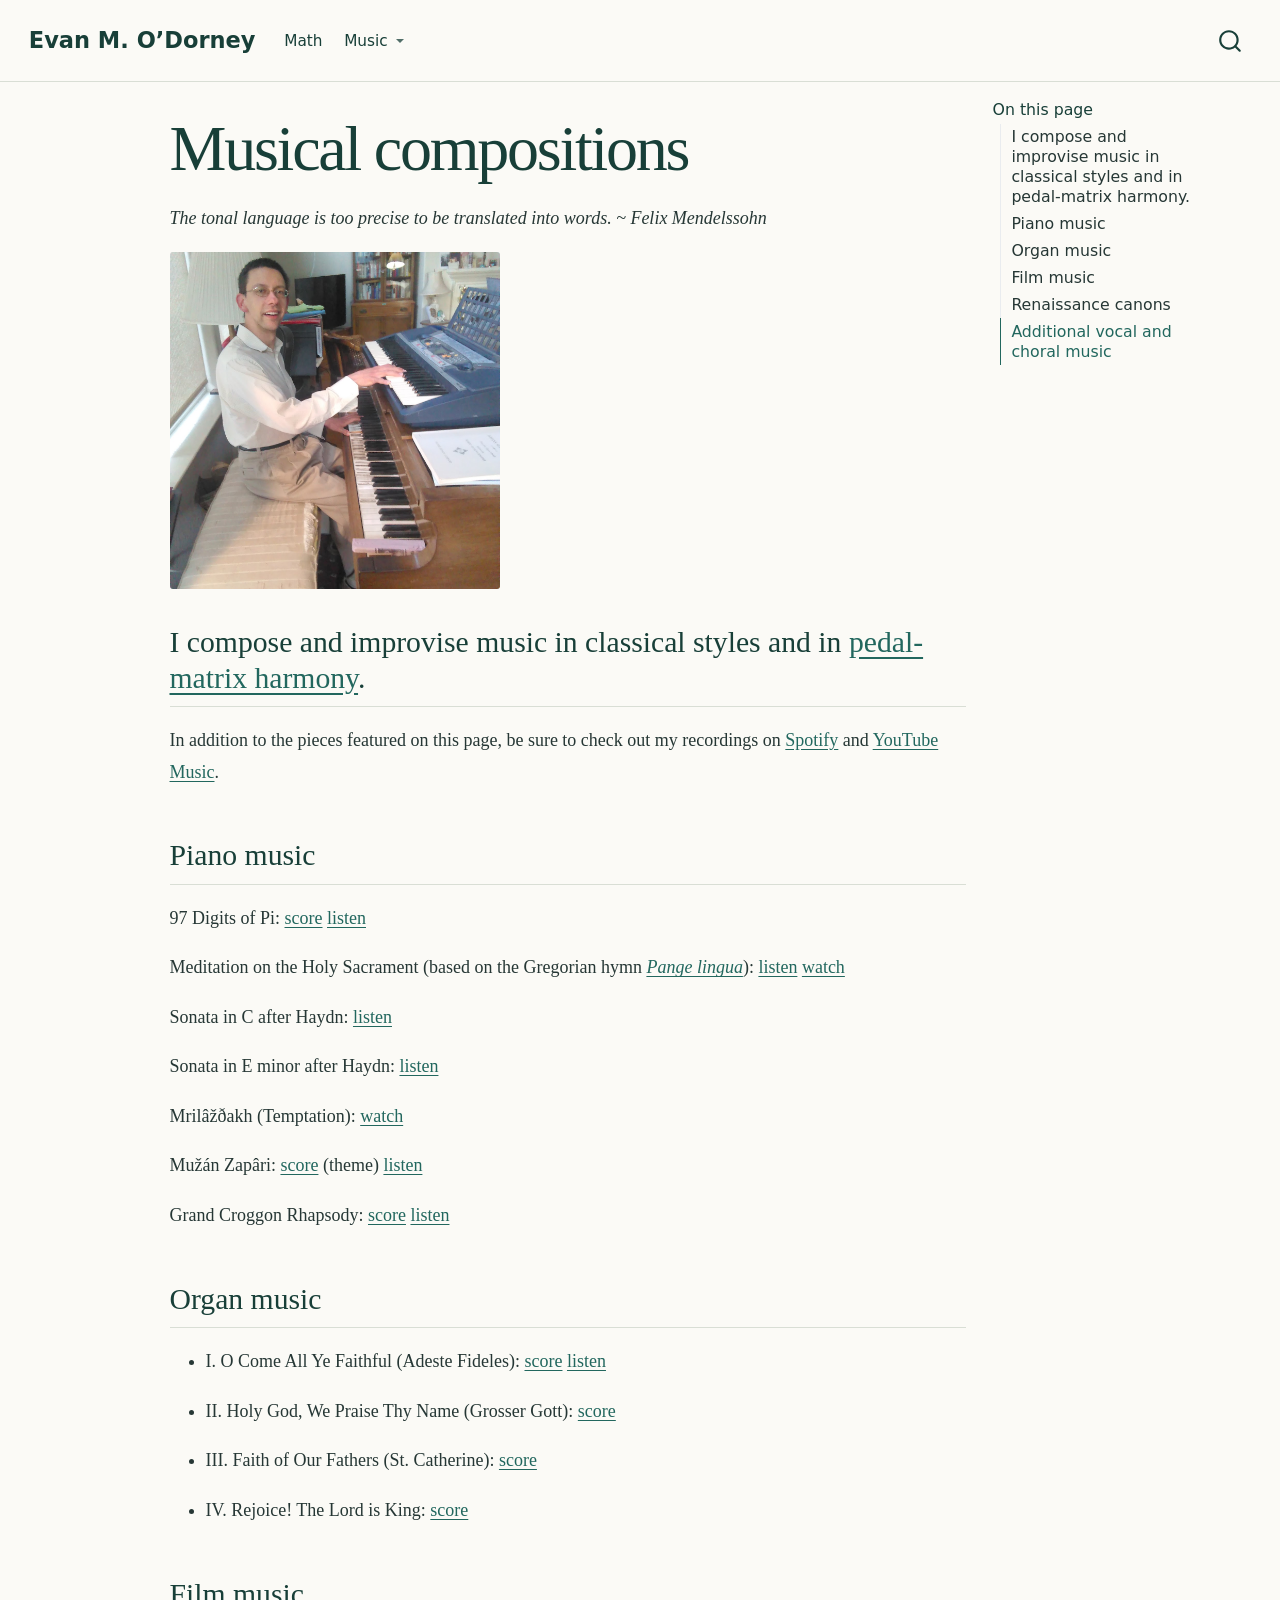
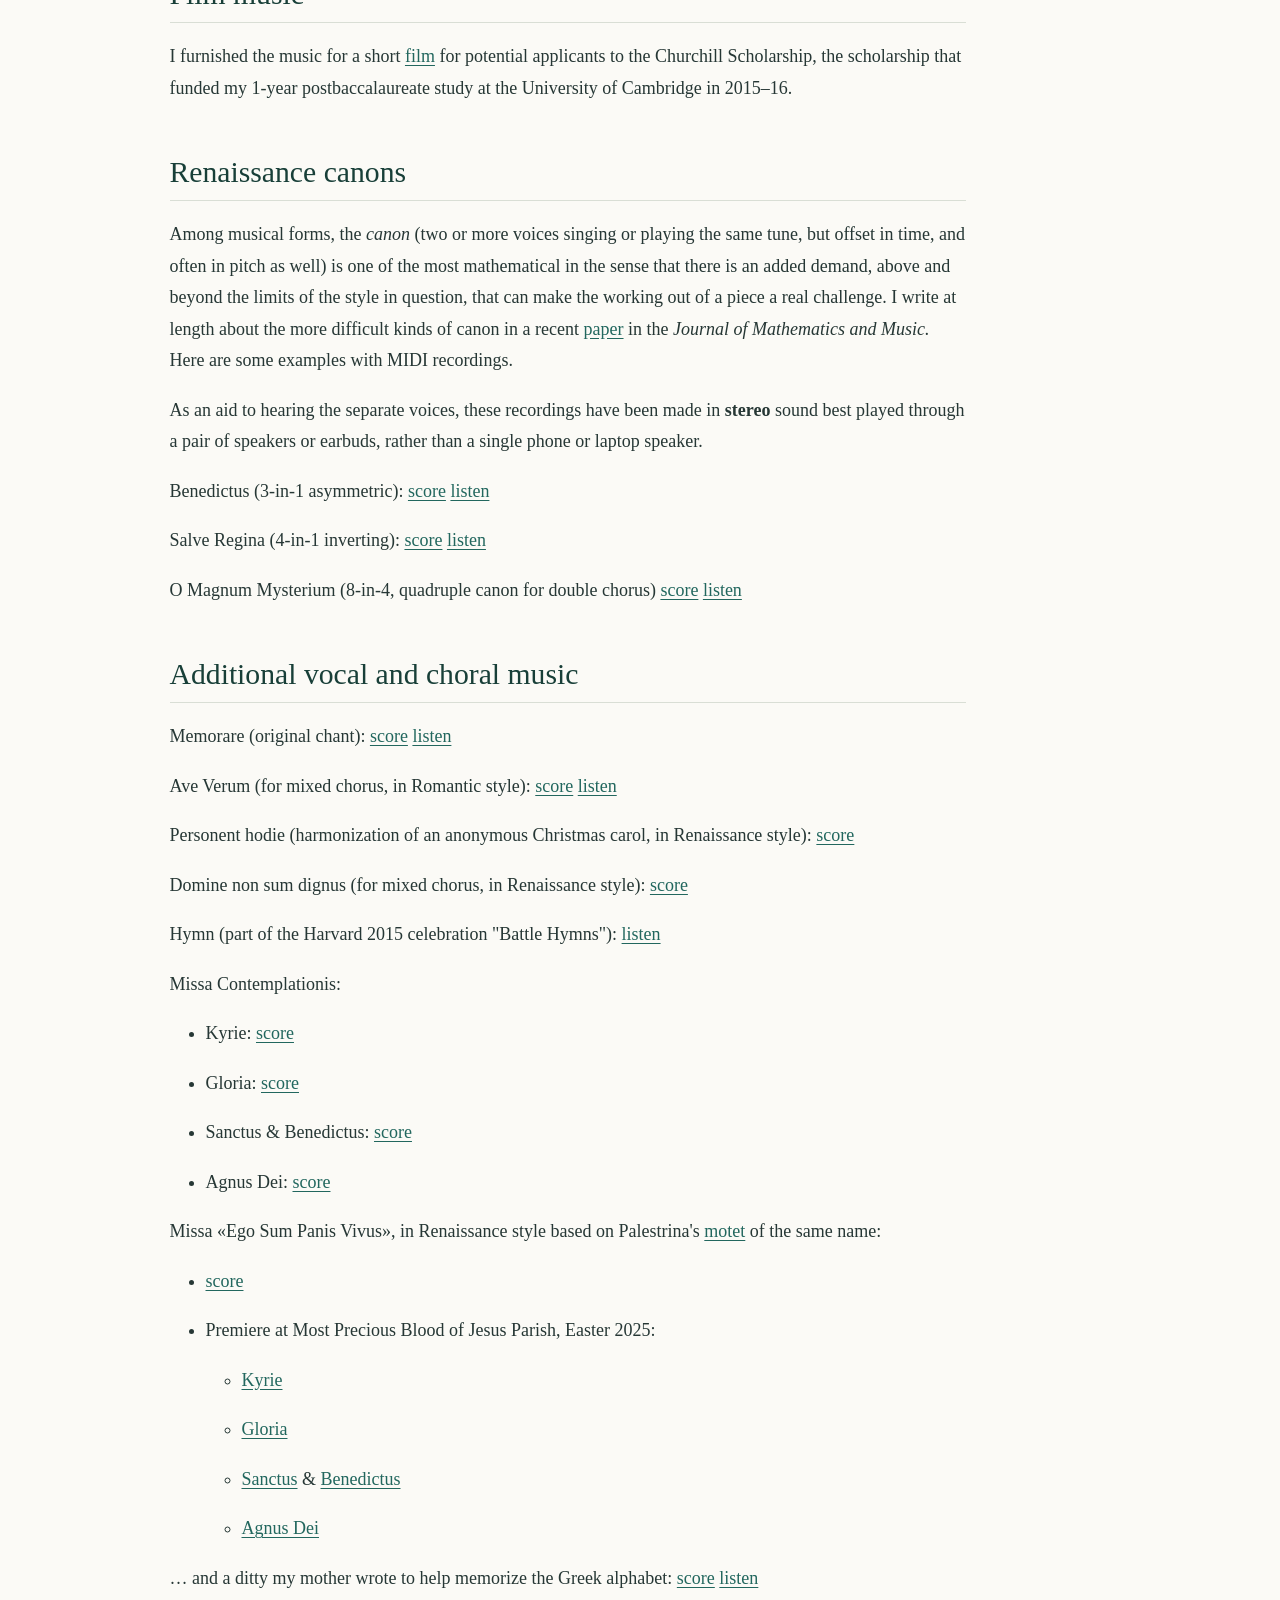
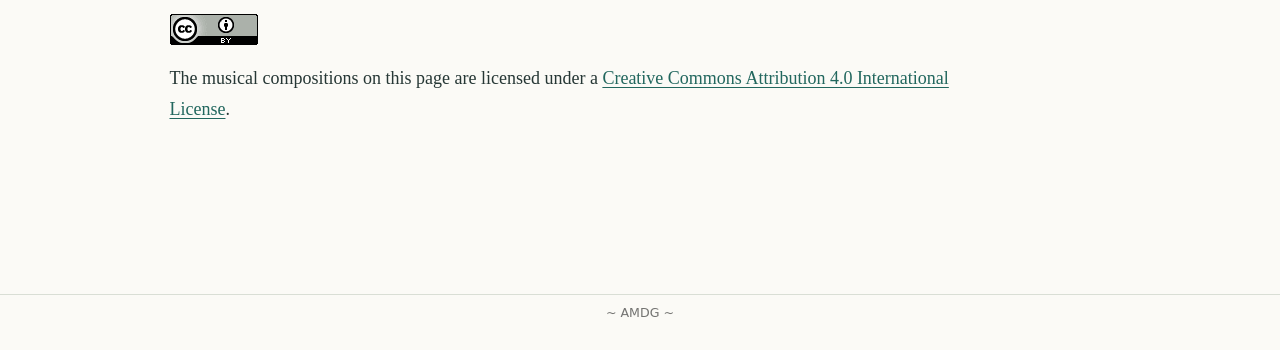
<file: music/index.html>
<!DOCTYPE html>
<html xmlns="http://www.w3.org/1999/xhtml" lang="en" xml:lang="en"><head>

<meta charset="utf-8">
<meta name="generator" content="quarto-1.10.19">

<meta name="viewport" content="width=device-width, initial-scale=1.0, user-scalable=yes">


<title>Musical compositions – Evan M. O’Dorney</title>
<style>
/* Default styles provided by pandoc.
** See https://pandoc.org/MANUAL.html#variables-for-html for config info.
*/
span.smallcaps{font-variant: small-caps;}
div.columns{display: flex; gap: 1.5em;}
div.column{flex: auto;}
@media screen {
div.columns{gap: min(4vw, 1.5em);}
div.column{overflow-x: auto;}
}
div.hanging-indent{margin-left: 1.5em; text-indent: -1.5em;}
ul.task-list{list-style: none;}
ul.task-list li input[type="checkbox"] {
  width: 0.8em;
  margin: 0 0.8em 0.2em -1em; /* quarto-specific, see https://github.com/quarto-dev/quarto-cli/issues/4556 */ 
  vertical-align: middle;
}
</style>


<script src="../site_libs/quarto-nav/quarto-nav.js"></script>
<script src="../site_libs/quarto-nav/headroom.min.js"></script>
<script src="../site_libs/clipboard/clipboard.min.js"></script>
<script src="../site_libs/quarto-search/autocomplete.umd.js"></script>
<script src="../site_libs/quarto-search/fuse.min.js"></script>
<script src="../site_libs/quarto-search/quarto-search.js"></script>
<meta name="quarto:offset" content="../">
<script src="../site_libs/quarto-html/quarto.js" type="module"></script>
<script src="../site_libs/quarto-html/tabsets/tabsets.js" type="module"></script>
<script src="../site_libs/quarto-html/popper.min.js"></script>
<script src="../site_libs/quarto-html/tippy.umd.min.js"></script>
<script src="../site_libs/quarto-html/anchor.min.js"></script>
<link href="../site_libs/quarto-html/tippy.css" rel="stylesheet">
<link href="../site_libs/quarto-html/quarto-syntax-highlighting-bf27225e3a48a9273f3daa8f8e829971.css" rel="stylesheet" id="quarto-text-highlighting-styles">
<script src="../site_libs/bootstrap/bootstrap.min.js"></script>
<link href="../site_libs/bootstrap/bootstrap-icons.css" rel="stylesheet">
<link href="../site_libs/bootstrap/bootstrap-575a7bc93bd6b764cc9bfe95201e6485.min.css" rel="stylesheet" append-hash="true" id="quarto-bootstrap" data-mode="light">
<script id="quarto-search-options" type="application/json">{
  "location": "navbar",
  "copy-button": false,
  "collapse-after": 3,
  "panel-placement": "end",
  "type": "overlay",
  "limit": 50,
  "keyboard-shortcut": [
    "f",
    "/",
    "s"
  ],
  "show-item-context": false,
  "language": {
    "search-no-results-text": "No results",
    "search-matching-documents-text": "matching documents",
    "search-copy-link-title": "Copy link to search",
    "search-hide-matches-text": "Hide additional matches",
    "search-more-match-text": "more match in this document",
    "search-more-matches-text": "more matches in this document",
    "search-clear-button-title": "Clear",
    "search-text-placeholder": "",
    "search-detached-cancel-button-title": "Cancel",
    "search-submit-button-title": "Submit",
    "search-label": "Search"
  }
}</script>
<style>html{ scroll-behavior: smooth; }</style>


<link rel="stylesheet" href="../styles.css">
</head>

<body class="nav-fixed quarto-light">

<div id="quarto-search-results"></div>
  <header id="quarto-header" class="headroom fixed-top">
    <nav class="navbar navbar-expand-lg " data-bs-theme="dark">
      <div class="navbar-container container-fluid">
      <div class="navbar-brand-container mx-auto">
    <a class="navbar-brand" href="../index.html">
    <span class="navbar-title">Evan M. O’Dorney</span>
    </a>
  </div>
            <div id="quarto-search" class="" title="Search"></div>
          <button class="navbar-toggler" type="button" data-bs-toggle="collapse" data-bs-target="#navbarCollapse" aria-controls="navbarCollapse" role="menu" aria-expanded="false" aria-label="Toggle navigation" onclick="if (window.quartoToggleHeadroom) { window.quartoToggleHeadroom(); }">
  <span class="navbar-toggler-icon"></span>
</button>
          <div class="collapse navbar-collapse" id="navbarCollapse">
            <ul class="navbar-nav navbar-nav-scroll me-auto">
  <li class="nav-item">
    <a class="nav-link" href="../index.html"> 
<span class="menu-text">Math</span></a>
  </li>  
  <li class="nav-item dropdown ">
    <a class="nav-link dropdown-toggle" href="#" id="nav-menu-music" role="link" data-bs-toggle="dropdown" aria-expanded="false">
 <span class="menu-text">Music</span>
    </a>
    <ul class="dropdown-menu" aria-labelledby="nav-menu-music">    
        <li>
    <a class="dropdown-item" href="../music/index.html">
 <span class="dropdown-text">Musical compositions</span></a>
  </li>  
        <li>
    <a class="dropdown-item" href="../music/pedal-matrix-harmony/index.html">
 <span class="dropdown-text">Pedal Matrix Harmony</span></a>
  </li>  
    </ul>
  </li>
</ul>
          </div> <!-- /navcollapse -->
            <div class="quarto-navbar-tools">
</div>
      </div> <!-- /container-fluid -->
    </nav>
</header>
<!-- content -->
<div id="quarto-content" class="quarto-container page-columns page-rows-contents page-layout-article page-navbar">
<!-- sidebar -->
<!-- margin-sidebar -->
    <div id="quarto-margin-sidebar" class="sidebar margin-sidebar">
        <nav id="TOC" role="doc-toc" class="toc-active">
    <h2 id="toc-title">On this page</h2>
   
  <ul>
  <li><a href="#i-compose-and-improvise-music-in-classical-styles-and-in-pedal-matrix-harmony." id="toc-i-compose-and-improvise-music-in-classical-styles-and-in-pedal-matrix-harmony." class="nav-link active" data-scroll-target="#i-compose-and-improvise-music-in-classical-styles-and-in-pedal-matrix-harmony.">I compose and improvise music in classical styles and in pedal-matrix harmony.</a></li>
  <li><a href="#piano-music" id="toc-piano-music" class="nav-link" data-scroll-target="#piano-music">Piano music</a></li>
  <li><a href="#organ-music" id="toc-organ-music" class="nav-link" data-scroll-target="#organ-music">Organ music</a></li>
  <li><a href="#film-music" id="toc-film-music" class="nav-link" data-scroll-target="#film-music">Film music</a></li>
  <li><a href="#renaissance-canons" id="toc-renaissance-canons" class="nav-link" data-scroll-target="#renaissance-canons">Renaissance canons</a></li>
  <li><a href="#additional-vocal-and-choral-music" id="toc-additional-vocal-and-choral-music" class="nav-link" data-scroll-target="#additional-vocal-and-choral-music">Additional vocal and choral music</a></li>
  </ul>
</nav>
    </div>
<!-- main -->
<main class="content" id="quarto-document-content">

<header id="title-block-header" class="quarto-title-block default">
<div class="quarto-title">
<h1 class="title">Musical compositions</h1>
</div>



<div class="quarto-title-meta">

    
  
    
  </div>
  


</header>


<p><em>The tonal language is too precise to be translated into words. ~ Felix Mendelssohn</em></p>
<p><img src="../assets/images/music-01.jpg" class="page-portrait img-fluid" alt="Evan M. O'Dorney at the piano"></p>
<section id="i-compose-and-improvise-music-in-classical-styles-and-in-pedal-matrix-harmony." class="level2">
<h2 class="anchored" data-anchor-id="i-compose-and-improvise-music-in-classical-styles-and-in-pedal-matrix-harmony.">I compose and improvise music in classical styles and in <a href="../music/pedal-matrix-harmony/index.html">pedal-matrix harmony</a>.</h2>
<p>In addition to the pieces featured on this page, be sure to check out my recordings on <a href="https://open.spotify.com/artist/3XPqKh0DbGYR5FFhMoLVPZ">Spotify</a> and <a href="https://music.youtube.com/channel/UC2LypOVTtLl0Fp7IfSnKDXA">YouTube Music</a>.</p>
</section>
<section id="piano-music" class="level2">
<h2 class="anchored" data-anchor-id="piano-music">Piano music</h2>
<p>97 Digits of Pi: <a href="../assets/documents/97-digits-of-pi.pdf">score</a> <a href="https://drive.google.com/file/d/1dHm0QzWUZ0s3gmNeMCJcLvP7jTVQjfJp/view?usp=sharing">listen</a></p>
<p>Meditation on the Holy Sacrament (based on the Gregorian hymn <a href="http://www.preces-latinae.org/thesaurus/Hymni/Pange.html"><em>Pange lingua</em></a>): <a href="https://drive.google.com/open?id=1ivuh0TC0gqGZkA8uuNFLdD23dK9miaCA">listen</a> <a href="https://drive.google.com/open?id=1obMn7qbXFT0knbybk3uhMMg0MQyyPpu1">watch</a></p>
<p>Sonata in C after Haydn: <a href="https://drive.google.com/open?id=1Y6R7ub0rB4EMQ36b-rcvq7ItHTtDeQPY">listen</a></p>
<p>Sonata in E minor after Haydn: <a href="https://drive.google.com/open?id=16DUE5w7J0ZdC_mzWNutdNt9uC8cmQE2S">listen</a></p>
<p>Mrilâžðakh (Temptation): <a href="https://drive.google.com/open?id=1xzDZw2xOKoNdduD1aQyOjagBxVZ5T5ms">watch</a></p>
<p>Mužán Zapâri: <a href="../assets/documents/muzan-zapari.pdf">score</a> (theme) <a href="https://drive.google.com/open?id=1rNthjuFy8SrW1-2ww0OaY0wUFM8nRTPx">listen</a></p>
<p>Grand Croggon Rhapsody: <a href="../assets/documents/grand-croggon-rhapsody.pdf">score</a> <a href="https://drive.google.com/file/d/1RCnOiIYQBBRvAM7iFbkKUBk2weAoJ1AN/view?usp=sharing">listen</a></p>
</section>
<section id="organ-music" class="level2">
<h2 class="anchored" data-anchor-id="organ-music">Organ music</h2>
<ul>
<li><p>I. O Come All Ye Faithful (Adeste Fideles): <a href="../assets/documents/o-come-all-ye-faithful.pdf">score</a> <a href="https://drive.google.com/open?id=1POFW2g_CnTl8oc2Lq561b3g_VYm7e2m6">listen</a></p></li>
<li><p>II. Holy God, We Praise Thy Name (Grosser Gott): <a href="../assets/documents/holy-god-we-praise-thy-name.pdf">score</a></p></li>
<li><p>III. Faith of Our Fathers (St.&nbsp;Catherine): <a href="../assets/documents/faith-of-our-fathers.pdf">score</a></p></li>
<li><p>IV. Rejoice! The Lord is King: <a href="../assets/documents/rejoice-the-lord-is-king.pdf">score</a></p></li>
</ul>
</section>
<section id="film-music" class="level2">
<h2 class="anchored" data-anchor-id="film-music">Film music</h2>
<p>I furnished the music for a short <a href="https://youtu.be/3o3WYGDDj9M">film</a> for potential applicants to the Churchill Scholarship, the scholarship that funded my 1-year postbaccalaureate study at the University of Cambridge in 2015–16.</p>
</section>
<section id="renaissance-canons" class="level2">
<h2 class="anchored" data-anchor-id="renaissance-canons">Renaissance canons</h2>
<p>Among musical forms, the <em>canon</em> (two or more voices singing or playing the same tune, but offset in time, and often in pitch as well) is one of the most mathematical in the sense that there is an added demand, above and beyond the limits of the style in question, that can make the working out of a piece a real challenge. I write at length about the more difficult kinds of canon in a recent <a href="https://arxiv.org/abs/2302.14160">paper</a> in the <em>Journal of Mathematics and Music.</em> Here are some examples with MIDI recordings.</p>
<p>As an aid to hearing the separate voices, these recordings have been made in <strong>stereo</strong> sound best played through a pair of speakers or earbuds, rather than a single phone or laptop speaker.</p>
<p>Benedictus (3-in-1 asymmetric): <a href="https://arxiv.org/pdf/2302.14160#figure.16">score</a> <a href="https://github.com/emo916math/Renaissance-canons/raw/main/17-18_SC_Benedictus_novel_canon__.mp3">listen</a></p>
<p>Salve Regina (4-in-1 inverting): <a href="../assets/documents/salve-regina.pdf">score</a> <a href="https://drive.google.com/file/d/1T-DsPUppZWd9KwbXLd-MfBzvR458YBim/view?usp=drive_link">listen</a></p>
<p>O Magnum Mysterium (8-in-4, quadruple canon for double chorus) <a href="../assets/documents/o-magnum-mysterium.pdf">score</a> <a href="https://drive.google.com/file/d/1Vb3PnGJuQBxzlwEGSnfzdYNYV5tzkz06/view?usp=drive_link">listen</a></p>
</section>
<section id="additional-vocal-and-choral-music" class="level2">
<h2 class="anchored" data-anchor-id="additional-vocal-and-choral-music">Additional vocal and choral music</h2>
<p>Memorare (original chant): <a href="../assets/documents/memorare.pdf">score</a> <a href="https://drive.google.com/open?id=1B7fgsjUBrrzTtduMuO9kSQVWTxiUIu7i">listen</a></p>
<p>Ave Verum (for mixed chorus, in Romantic style): <a href="../assets/documents/ave-verum.pdf">score</a> <a href="https://drive.google.com/open?id=1tWF5uibDY8f_oART8_Va7k9fj0_IV-D-">listen</a></p>
<p>Personent hodie (harmonization of an anonymous Christmas carol, in Renaissance style): <a href="../assets/documents/personent-hodie.pdf">score</a></p>
<p>Domine non sum dignus (for mixed chorus, in Renaissance style): <a href="../assets/documents/domine-non-sum-dignus.pdf">score</a></p>
<p>Hymn (part of the Harvard 2015 celebration "Battle Hymns"): <a href="https://drive.google.com/open?id=1Xm8LACdhytw6_JtzOy4WXaz8jtJ3Fu4s">listen</a></p>
<p>Missa Contemplationis:</p>
<ul>
<li><p>Kyrie: <a href="../assets/documents/missa-contemplationis-kyrie.pdf">score</a></p></li>
<li><p>Gloria: <a href="../assets/documents/missa-contemplationis-gloria.pdf">score</a></p></li>
<li><p>Sanctus &amp; Benedictus: <a href="../assets/documents/missa-contemplationis-sanctus-benedictus.pdf">score</a></p></li>
<li><p>Agnus Dei: <a href="../assets/documents/missa-contemplationis-agnus-dei.pdf">score</a></p></li>
</ul>
<p>Missa «Ego Sum Panis Vivus», in Renaissance style based on Palestrina's <a href="https://youtu.be/2nx_oFD_3WY">motet</a> of the same name:</p>
<ul>
<li><p><a href="../assets/documents/missa-ego-sum-panis-vivus.pdf">score</a></p></li>
<li><p>Premiere at Most Precious Blood of Jesus Parish, Easter 2025:</p>
<ul>
<li><p><a href="https://drive.google.com/file/d/13_PqaWVt4HghQTeNhSgKPdv4IXa2fNTg/view?usp=sharing">Kyrie</a></p></li>
<li><p><a href="https://drive.google.com/file/d/1HlUgnG7_kTYWnX8Q8Uw6rm3zqD5KtrFu/view?usp=sharing">Gloria</a></p></li>
<li><p><a href="https://drive.google.com/file/d/1rK9TZ8jy_XdqqksHRyHvVo0mG4cFSGPS/view?usp=sharing">Sanctus</a> &amp; <a href="https://drive.google.com/file/d/1ndYinSaSwsLRk2i6k5zL13TiE1Z5Wj0H/view?usp=sharing">Benedictus</a></p></li>
<li><p><a href="https://drive.google.com/file/d/1hF9ZEagFeEKCJXGcR3iMgdMmztqZ-wJG/view?usp=drive_link">Agnus Dei</a></p></li>
</ul></li>
</ul>
<p>… and a ditty my mother wrote to help memorize the Greek alphabet: <a href="../assets/documents/greek-alphabet.pdf">score</a> <a href="https://drive.google.com/file/d/1p7xzHmKuMH-ccUmOXDAeX4ti2GvV-hKH/view?usp=sharing">listen</a></p>
<p><img src="../assets/images/music-02.png" class="img-fluid" alt="Creative Commons Attribution"></p>
<p>The musical compositions on this page are licensed under a <a href="http://creativecommons.org/licenses/by/4.0/">Creative Commons Attribution 4.0 International License</a>.</p>


</section>

</main> <!-- /main -->
<script id="quarto-html-after-body" type="application/javascript">
  window.document.addEventListener("DOMContentLoaded", function (event) {
    const icon = "";
    const anchorJS = new window.AnchorJS();
    anchorJS.options = {
      placement: 'right',
      icon: icon
    };
    anchorJS.add('.anchored');
    const isCodeAnnotation = (el) => {
      for (const clz of el.classList) {
        if (clz.startsWith('code-annotation-')) {                     
          return true;
        }
      }
      return false;
    }
    const onCopySuccess = function(e) {
      // button target
      const button = e.trigger;
      // don't keep focus
      button.blur();
      // flash "checked"
      button.classList.add('code-copy-button-checked');
      var currentTitle = button.getAttribute("title");
      button.setAttribute("title", "Copied!");
      let tooltip;
      if (window.bootstrap) {
        button.setAttribute("data-bs-toggle", "tooltip");
        button.setAttribute("data-bs-placement", "left");
        button.setAttribute("data-bs-title", "Copied!");
        tooltip = new bootstrap.Tooltip(button, 
          { trigger: "manual", 
            customClass: "code-copy-button-tooltip",
            offset: [0, -8]});
        tooltip.show();    
      }
      setTimeout(function() {
        if (tooltip) {
          tooltip.hide();
          button.removeAttribute("data-bs-title");
          button.removeAttribute("data-bs-toggle");
          button.removeAttribute("data-bs-placement");
        }
        button.setAttribute("title", currentTitle);
        button.classList.remove('code-copy-button-checked');
      }, 1000);
      // clear code selection
      e.clearSelection();
    }
    const getTextToCopy = function(trigger) {
      const outerScaffold = trigger.parentElement.cloneNode(true);
      const codeEl = outerScaffold.querySelector('code');
      for (const childEl of codeEl.children) {
        if (isCodeAnnotation(childEl)) {
          childEl.remove();
        }
      }
      return codeEl.innerText;
    }
    const clipboard = new window.ClipboardJS('.code-copy-button:not([data-in-quarto-modal])', {
      text: getTextToCopy
    });
    clipboard.on('success', onCopySuccess);
    if (window.document.getElementById('quarto-embedded-source-code-modal')) {
      const clipboardModal = new window.ClipboardJS('.code-copy-button[data-in-quarto-modal]', {
        text: getTextToCopy,
        container: window.document.getElementById('quarto-embedded-source-code-modal')
      });
      clipboardModal.on('success', onCopySuccess);
    }
      var localhostRegex = new RegExp(/^(?:http|https):\/\/localhost\:?[0-9]*\//);
      var mailtoRegex = new RegExp(/^mailto:/);
        var filterRegex = new RegExp("https:\/\/odorney\.com");
      var isInternal = (href) => {
          return filterRegex.test(href) || localhostRegex.test(href) || mailtoRegex.test(href);
      }
      // Inspect non-navigation links and adorn them if external
     var links = window.document.querySelectorAll('a[href]:not(.nav-link):not(.navbar-brand):not(.toc-action):not(.sidebar-link):not(.sidebar-item-toggle):not(.pagination-link):not(.no-external):not([aria-hidden]):not(.dropdown-item):not(.quarto-navigation-tool):not(.about-link)');
      for (var i=0; i<links.length; i++) {
        const link = links[i];
        if (!isInternal(link.href)) {
          // undo the damage that might have been done by quarto-nav.js in the case of
          // links that we want to consider external
          if (link.dataset.originalHref !== undefined) {
            link.href = link.dataset.originalHref;
          }
        }
      }
    function tippyHover(el, contentFn, onTriggerFn, onUntriggerFn) {
      const config = {
        allowHTML: true,
        maxWidth: 500,
        delay: 100,
        arrow: false,
        appendTo: function(el) {
            return el.parentElement;
        },
        interactive: true,
        interactiveBorder: 10,
        theme: 'quarto',
        placement: 'bottom-start',
      };
      if (contentFn) {
        config.content = contentFn;
      }
      if (onTriggerFn) {
        config.onTrigger = onTriggerFn;
      }
      if (onUntriggerFn) {
        config.onUntrigger = onUntriggerFn;
      }
      window.tippy(el, config); 
    }
    const noterefs = window.document.querySelectorAll('a[role="doc-noteref"]');
    for (var i=0; i<noterefs.length; i++) {
      const ref = noterefs[i];
      tippyHover(ref, function() {
        // use id or data attribute instead here
        let href = ref.getAttribute('data-footnote-href') || ref.getAttribute('href');
        try { href = new URL(href).hash; } catch {}
        const id = href.replace(/^#\/?/, "");
        const note = window.document.getElementById(id);
        if (note) {
          return note.innerHTML;
        } else {
          return "";
        }
      });
    }
    const xrefs = window.document.querySelectorAll('a.quarto-xref');
    const processXRef = (id, note) => {
      // Strip column container classes
      const stripColumnClz = (el) => {
        el.classList.remove("page-full", "page-columns");
        if (el.children) {
          for (const child of el.children) {
            stripColumnClz(child);
          }
        }
      }
      stripColumnClz(note)
      if (id === null || id.startsWith('sec-')) {
        // Special case sections, only their first couple elements
        const container = document.createElement("div");
        if (note.children && note.children.length > 2) {
          container.appendChild(note.children[0].cloneNode(true));
          for (let i = 1; i < note.children.length; i++) {
            const child = note.children[i];
            if (child.tagName === "P" && child.innerText === "") {
              continue;
            } else {
              container.appendChild(child.cloneNode(true));
              break;
            }
          }
          if (window.Quarto?.typesetMath) {
            window.Quarto.typesetMath(container);
          }
          return container.innerHTML
        } else {
          if (window.Quarto?.typesetMath) {
            window.Quarto.typesetMath(note);
          }
          return note.innerHTML;
        }
      } else {
        // Remove any anchor links if they are present
        const anchorLink = note.querySelector('a.anchorjs-link');
        if (anchorLink) {
          anchorLink.remove();
        }
        if (window.Quarto?.typesetMath) {
          window.Quarto.typesetMath(note);
        }
        if (note.classList.contains("callout")) {
          return note.outerHTML;
        } else {
          return note.innerHTML;
        }
      }
    }
    for (var i=0; i<xrefs.length; i++) {
      const xref = xrefs[i];
      tippyHover(xref, undefined, function(instance) {
        instance.disable();
        let url = xref.getAttribute('href');
        let hash = undefined; 
        if (url.startsWith('#')) {
          hash = url;
        } else {
          try { hash = new URL(url).hash; } catch {}
        }
        if (hash) {
          const id = hash.replace(/^#\/?/, "");
          const note = window.document.getElementById(id);
          if (note !== null) {
            try {
              const html = processXRef(id, note.cloneNode(true));
              instance.setContent(html);
            } finally {
              instance.enable();
              instance.show();
            }
          } else {
            // See if we can fetch this
            fetch(url.split('#')[0])
            .then(res => res.text())
            .then(html => {
              const parser = new DOMParser();
              const htmlDoc = parser.parseFromString(html, "text/html");
              const note = htmlDoc.getElementById(id);
              if (note !== null) {
                const html = processXRef(id, note);
                instance.setContent(html);
              } 
            }).finally(() => {
              instance.enable();
              instance.show();
            });
          }
        } else {
          // See if we can fetch a full url (with no hash to target)
          // This is a special case and we should probably do some content thinning / targeting
          fetch(url)
          .then(res => res.text())
          .then(html => {
            const parser = new DOMParser();
            const htmlDoc = parser.parseFromString(html, "text/html");
            const note = htmlDoc.querySelector('main.content');
            if (note !== null) {
              // This should only happen for chapter cross references
              // (since there is no id in the URL)
              // remove the first header
              if (note.children.length > 0 && note.children[0].tagName === "HEADER") {
                note.children[0].remove();
              }
              const html = processXRef(null, note);
              instance.setContent(html);
            } 
          }).finally(() => {
            instance.enable();
            instance.show();
          });
        }
      }, function(instance) {
      });
    }
        let selectedAnnoteEl;
        const selectorForAnnotation = ( cell, annotation) => {
          let cellAttr = 'data-code-cell="' + cell + '"';
          let lineAttr = 'data-code-annotation="' +  annotation + '"';
          const selector = 'span[' + cellAttr + '][' + lineAttr + ']';
          return selector;
        }
        const selectCodeLines = (annoteEl) => {
          const doc = window.document;
          const targetCell = annoteEl.getAttribute("data-target-cell");
          const targetAnnotation = annoteEl.getAttribute("data-target-annotation");
          const annoteSpan = window.document.querySelector(selectorForAnnotation(targetCell, targetAnnotation));
          const lines = annoteSpan.getAttribute("data-code-lines").split(",");
          const lineIds = lines.map((line) => {
            return targetCell + "-" + line;
          })
          let top = null;
          let height = null;
          let parent = null;
          if (lineIds.length > 0) {
              //compute the position of the single el (top and bottom and make a div)
              const el = window.document.getElementById(lineIds[0]);
              top = el.offsetTop;
              height = el.offsetHeight;
              parent = el.parentElement.parentElement;
            if (lineIds.length > 1) {
              const lastEl = window.document.getElementById(lineIds[lineIds.length - 1]);
              const bottom = lastEl.offsetTop + lastEl.offsetHeight;
              height = bottom - top;
            }
            if (top !== null && height !== null && parent !== null) {
              // cook up a div (if necessary) and position it 
              let div = window.document.getElementById("code-annotation-line-highlight");
              if (div === null) {
                div = window.document.createElement("div");
                div.setAttribute("id", "code-annotation-line-highlight");
                div.style.position = 'absolute';
                parent.appendChild(div);
              }
              div.style.top = top - 2 + "px";
              div.style.height = height + 4 + "px";
              div.style.left = 0;
              let gutterDiv = window.document.getElementById("code-annotation-line-highlight-gutter");
              if (gutterDiv === null) {
                gutterDiv = window.document.createElement("div");
                gutterDiv.setAttribute("id", "code-annotation-line-highlight-gutter");
                gutterDiv.style.position = 'absolute';
                const codeCell = window.document.getElementById(targetCell);
                const gutter = codeCell.querySelector('.code-annotation-gutter');
                gutter.appendChild(gutterDiv);
              }
              gutterDiv.style.top = top - 2 + "px";
              gutterDiv.style.height = height + 4 + "px";
            }
            selectedAnnoteEl = annoteEl;
          }
        };
        const unselectCodeLines = () => {
          const elementsIds = ["code-annotation-line-highlight", "code-annotation-line-highlight-gutter"];
          elementsIds.forEach((elId) => {
            const div = window.document.getElementById(elId);
            if (div) {
              div.remove();
            }
          });
          selectedAnnoteEl = undefined;
        };
          // Handle positioning of the toggle
      window.addEventListener(
        "resize",
        throttle(() => {
          elRect = undefined;
          if (selectedAnnoteEl) {
            selectCodeLines(selectedAnnoteEl);
          }
        }, 10)
      );
      function throttle(fn, ms) {
      let throttle = false;
      let timer;
        return (...args) => {
          if(!throttle) { // first call gets through
              fn.apply(this, args);
              throttle = true;
          } else { // all the others get throttled
              if(timer) clearTimeout(timer); // cancel #2
              timer = setTimeout(() => {
                fn.apply(this, args);
                timer = throttle = false;
              }, ms);
          }
        };
      }
        // Attach click handler to the DT
        const annoteDls = window.document.querySelectorAll('dt[data-target-cell]');
        for (const annoteDlNode of annoteDls) {
          annoteDlNode.addEventListener('click', (event) => {
            const clickedEl = event.target;
            if (clickedEl !== selectedAnnoteEl) {
              unselectCodeLines();
              const activeEl = window.document.querySelector('dt[data-target-cell].code-annotation-active');
              if (activeEl) {
                activeEl.classList.remove('code-annotation-active');
              }
              selectCodeLines(clickedEl);
              clickedEl.classList.add('code-annotation-active');
            } else {
              // Unselect the line
              unselectCodeLines();
              clickedEl.classList.remove('code-annotation-active');
            }
          });
        }
    const findCites = (el) => {
      const parentEl = el.parentElement;
      if (parentEl) {
        const cites = parentEl.dataset.cites;
        if (cites) {
          return {
            el,
            cites: cites.split(' ')
          };
        } else {
          return findCites(el.parentElement)
        }
      } else {
        return undefined;
      }
    };
    var bibliorefs = window.document.querySelectorAll('a[role="doc-biblioref"]');
    for (var i=0; i<bibliorefs.length; i++) {
      const ref = bibliorefs[i];
      const citeInfo = findCites(ref);
      if (citeInfo) {
        tippyHover(citeInfo.el, function() {
          var popup = window.document.createElement('div');
          citeInfo.cites.forEach(function(cite) {
            var citeDiv = window.document.createElement('div');
            citeDiv.classList.add('hanging-indent');
            citeDiv.classList.add('csl-entry');
            var biblioDiv = window.document.getElementById('ref-' + cite);
            if (biblioDiv) {
              citeDiv.innerHTML = biblioDiv.innerHTML;
            }
            popup.appendChild(citeDiv);
          });
          return popup.innerHTML;
        });
      }
    }
  });
  </script>
</div> <!-- /content -->
<footer class="footer">
  <div class="nav-footer">
    <div class="nav-footer-left">
      &nbsp;
    </div>   
    <div class="nav-footer-center">
<p>~ AMDG ~</p>
</div>
    <div class="nav-footer-right">
      &nbsp;
    </div>
  </div>
</footer>




<script src="../site_libs/quarto-html/zenscroll-min.js"></script>
</body></html>
</file>
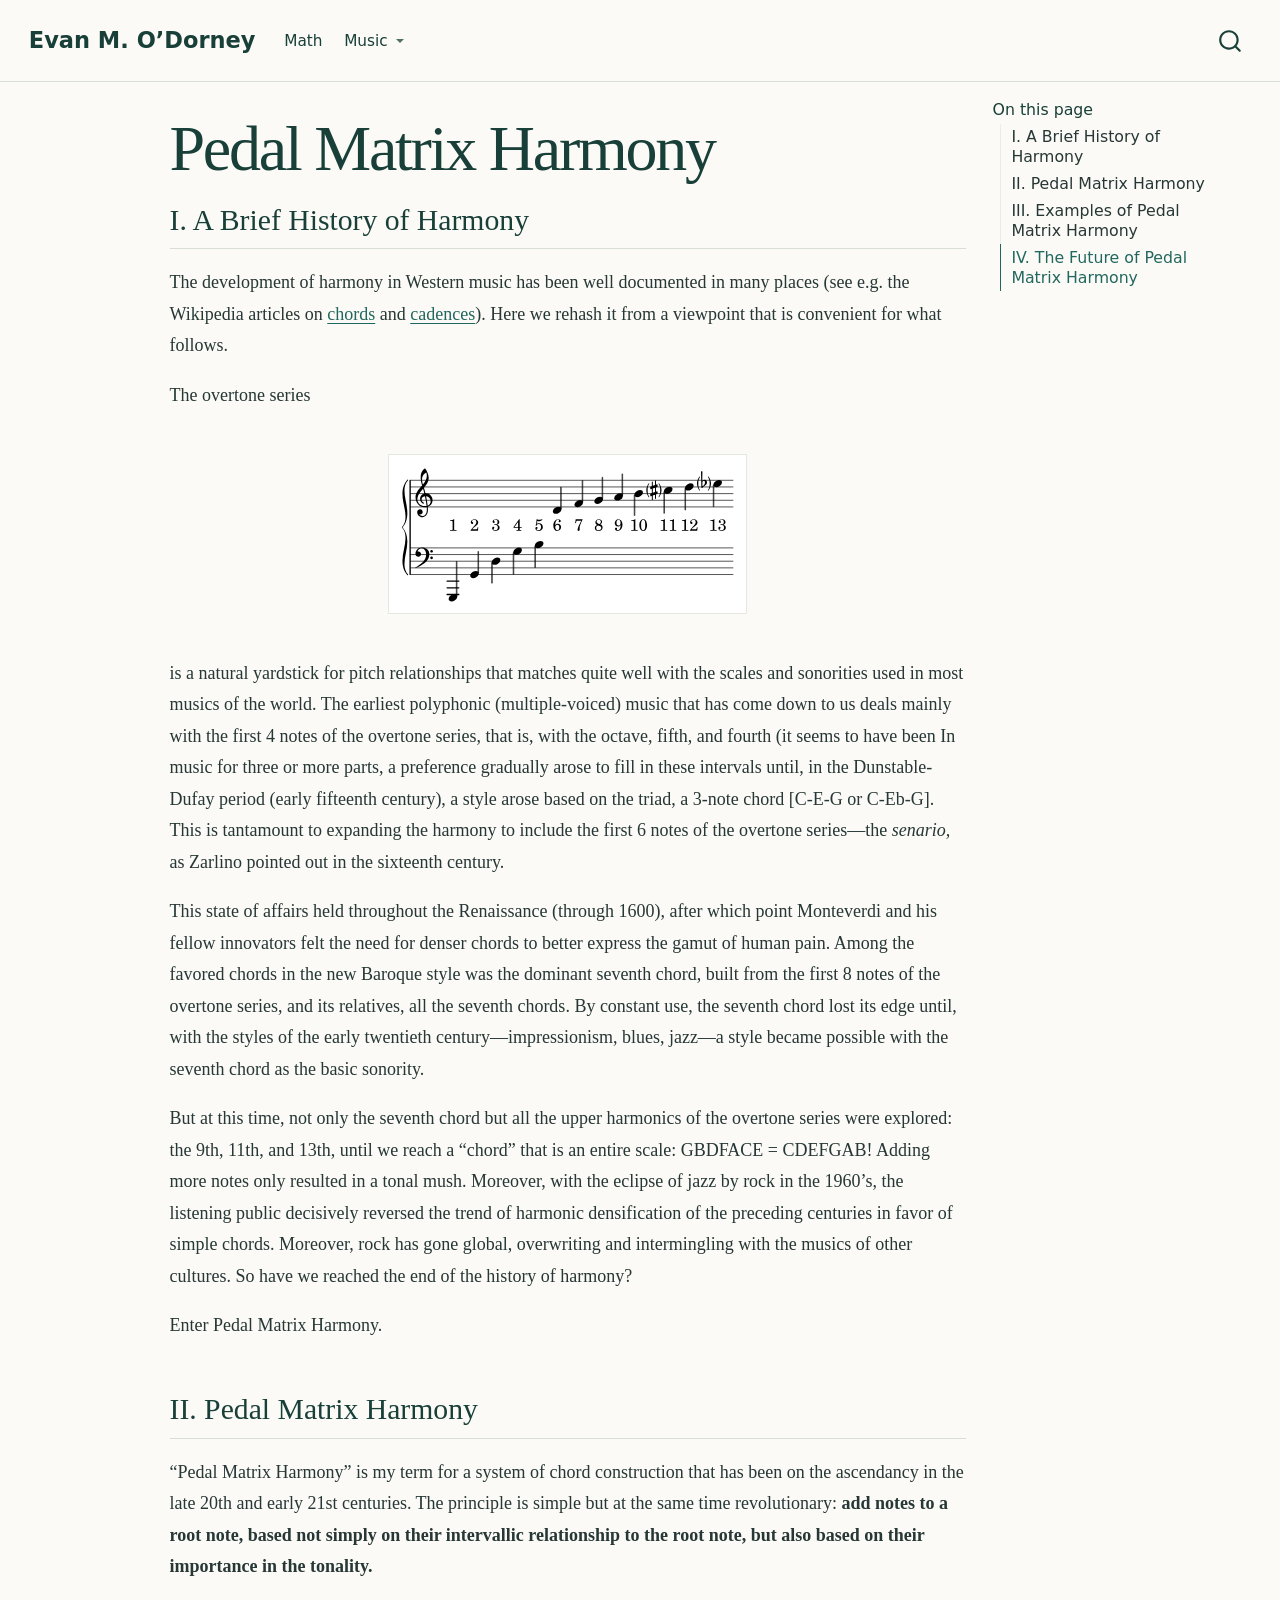
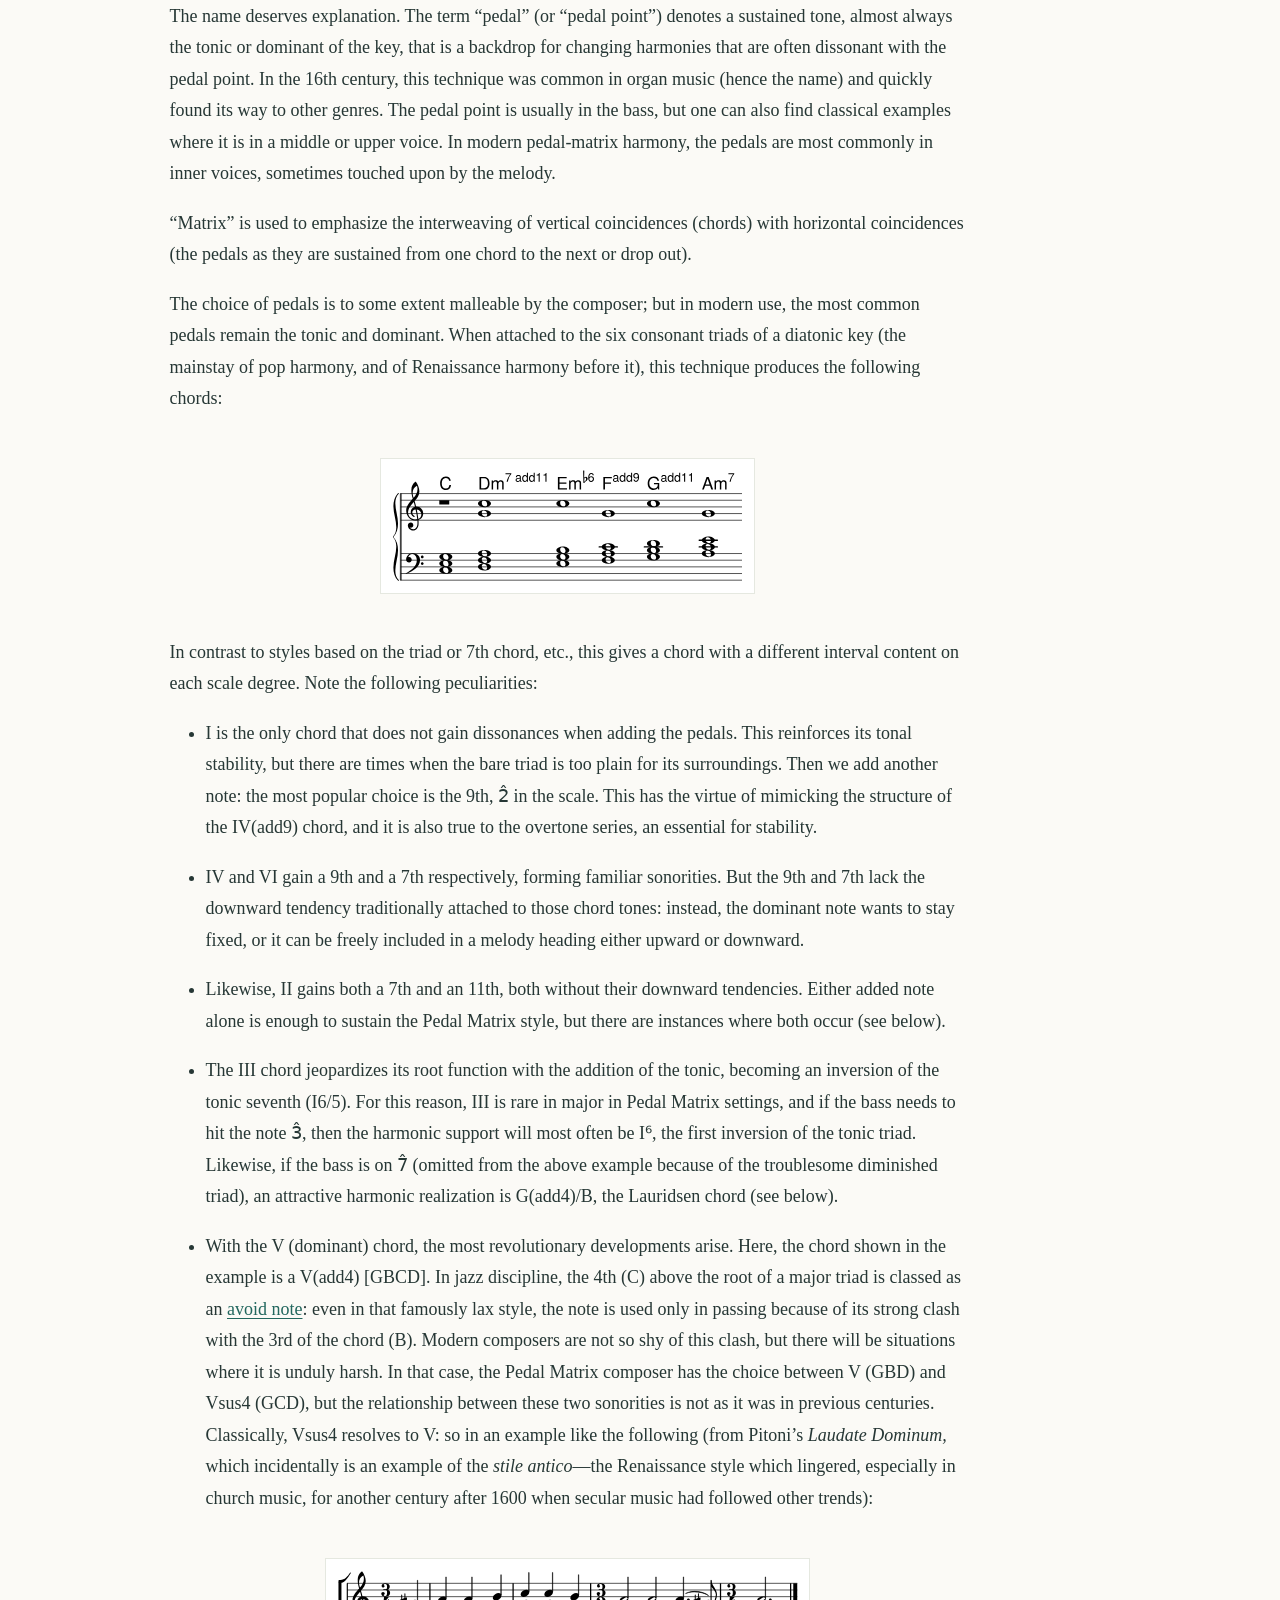
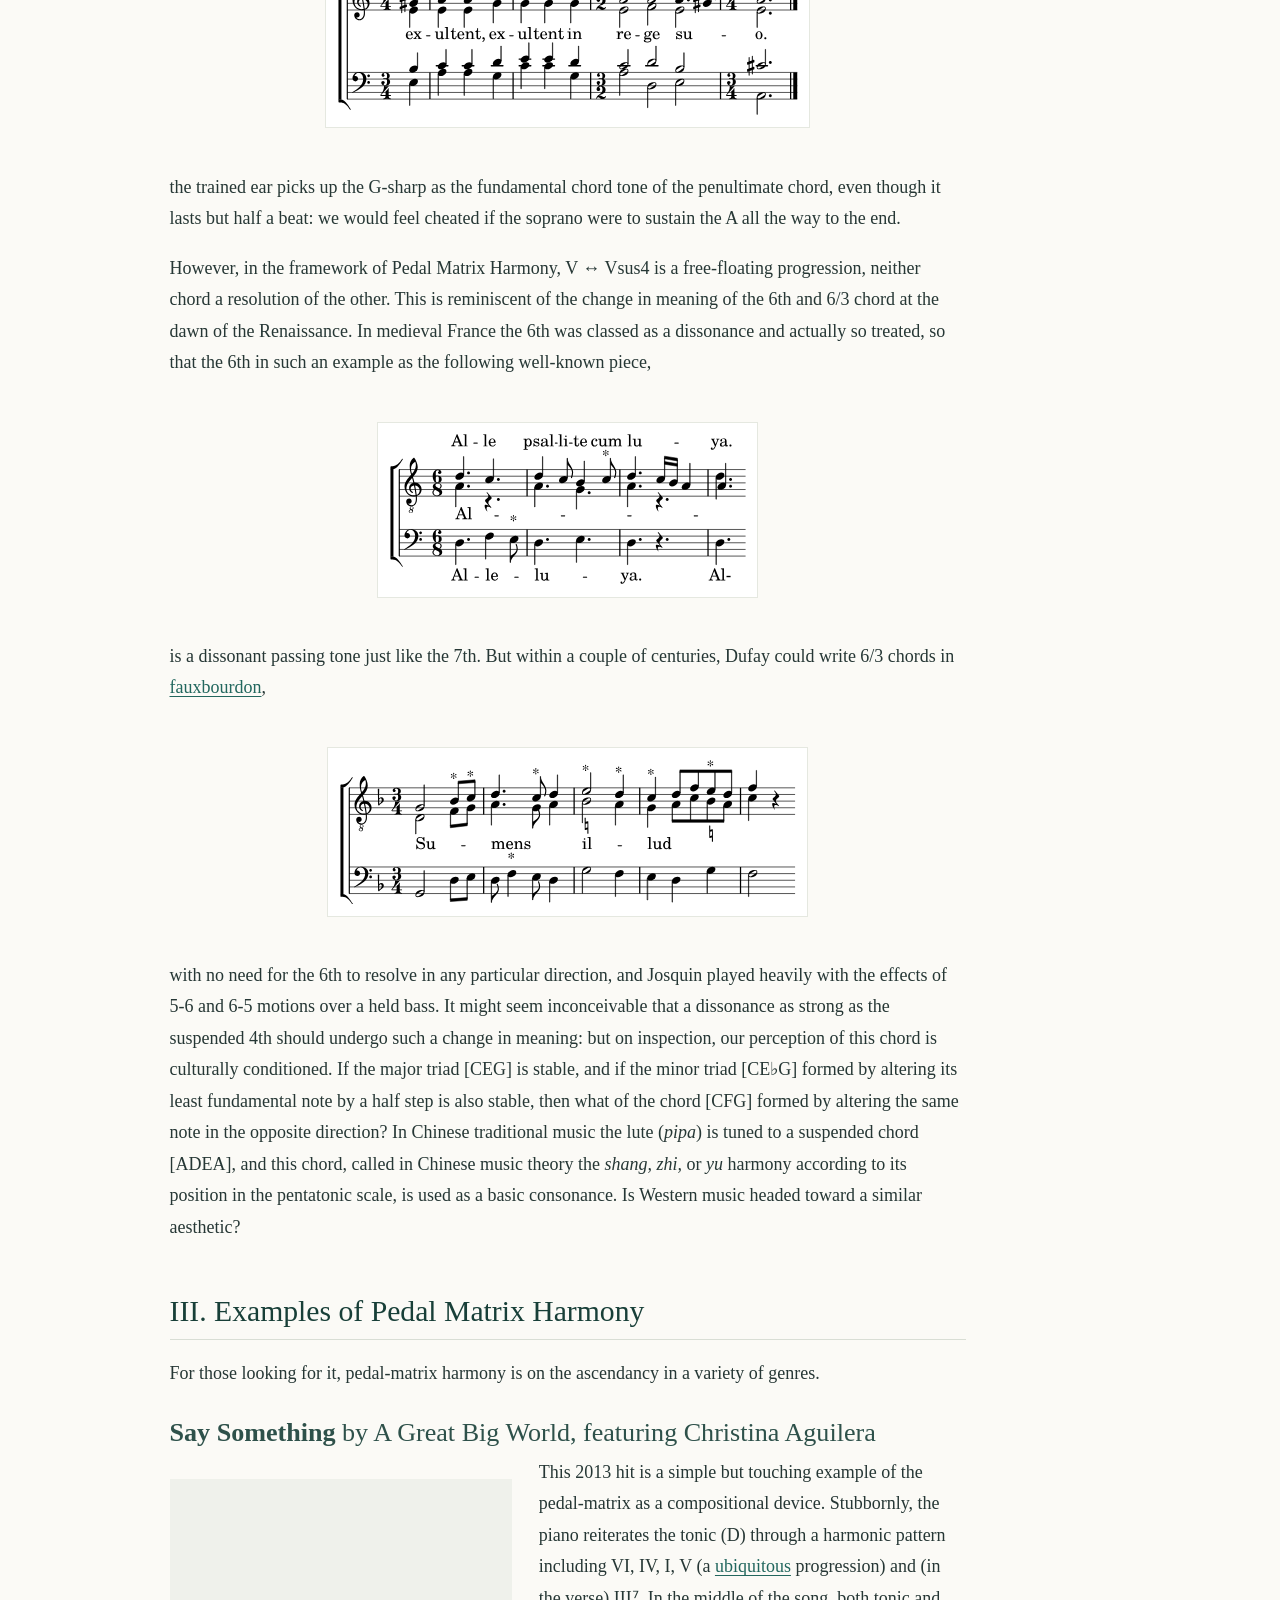
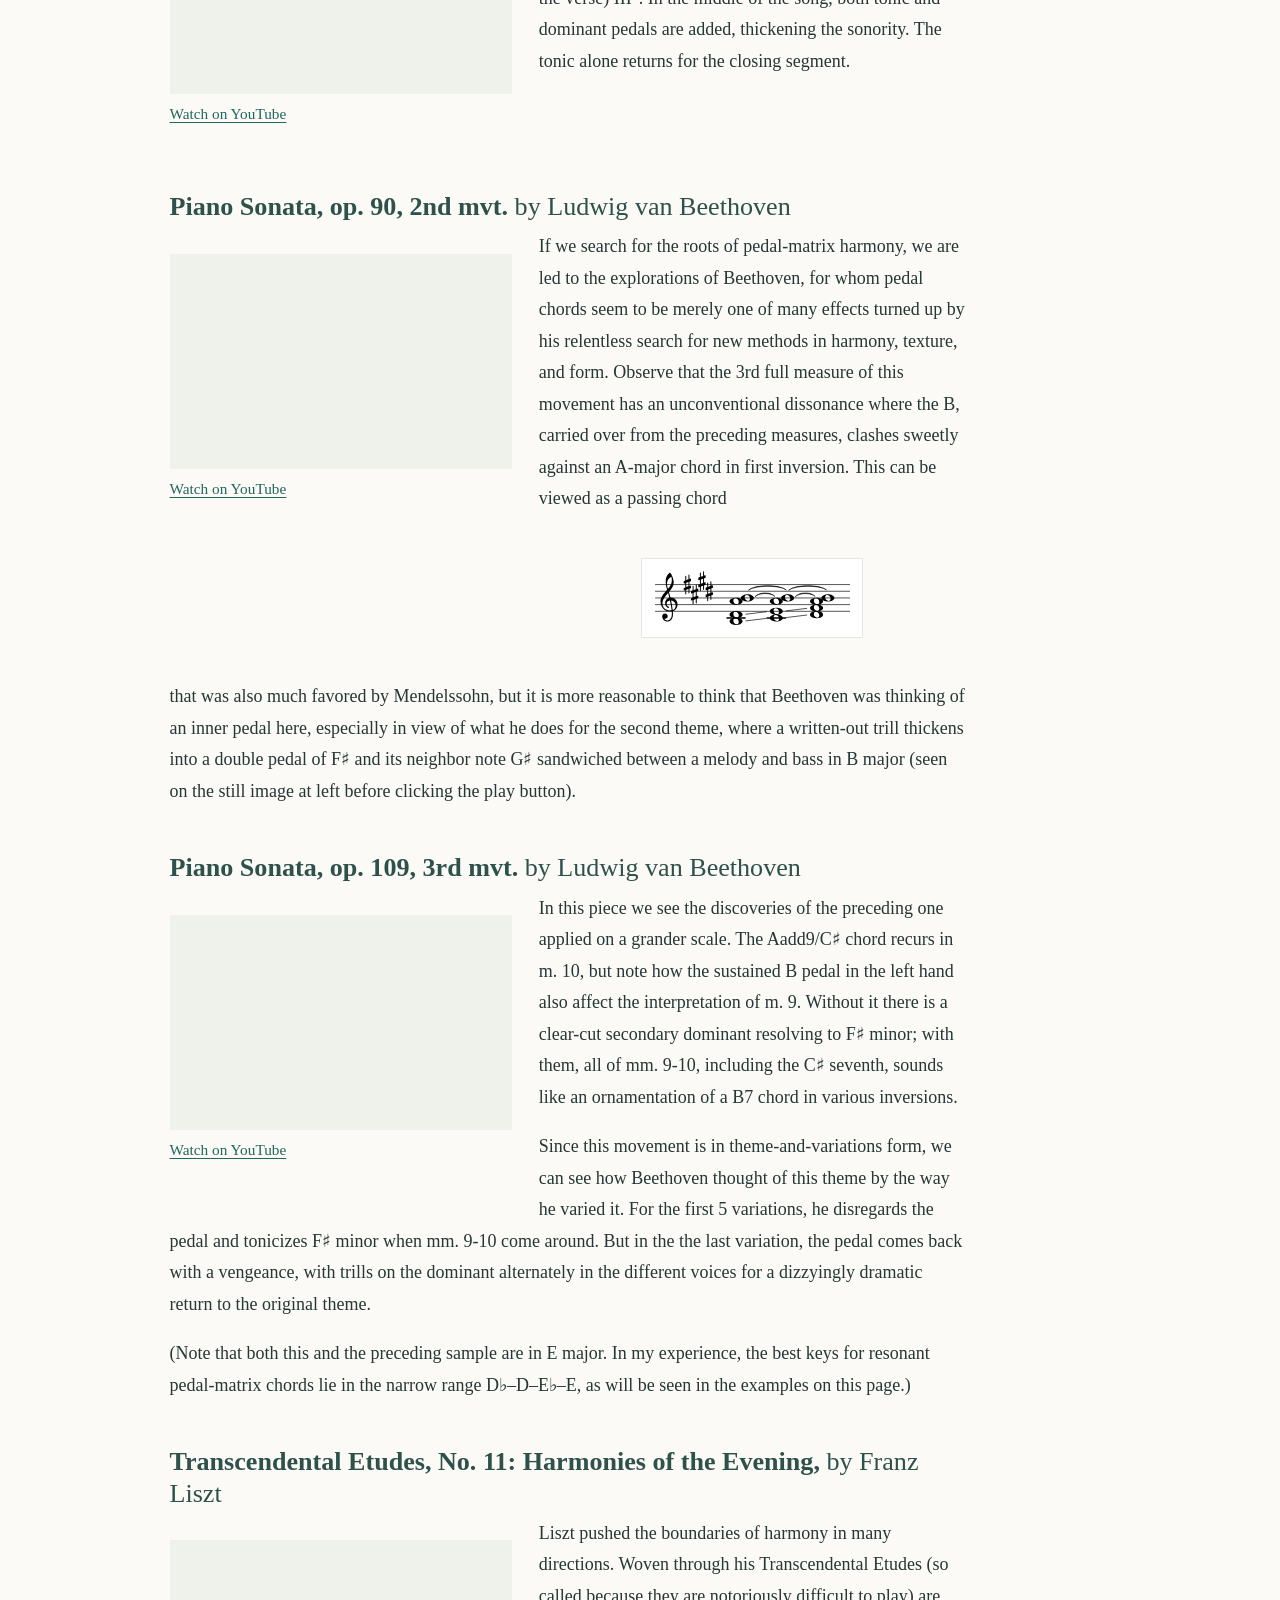
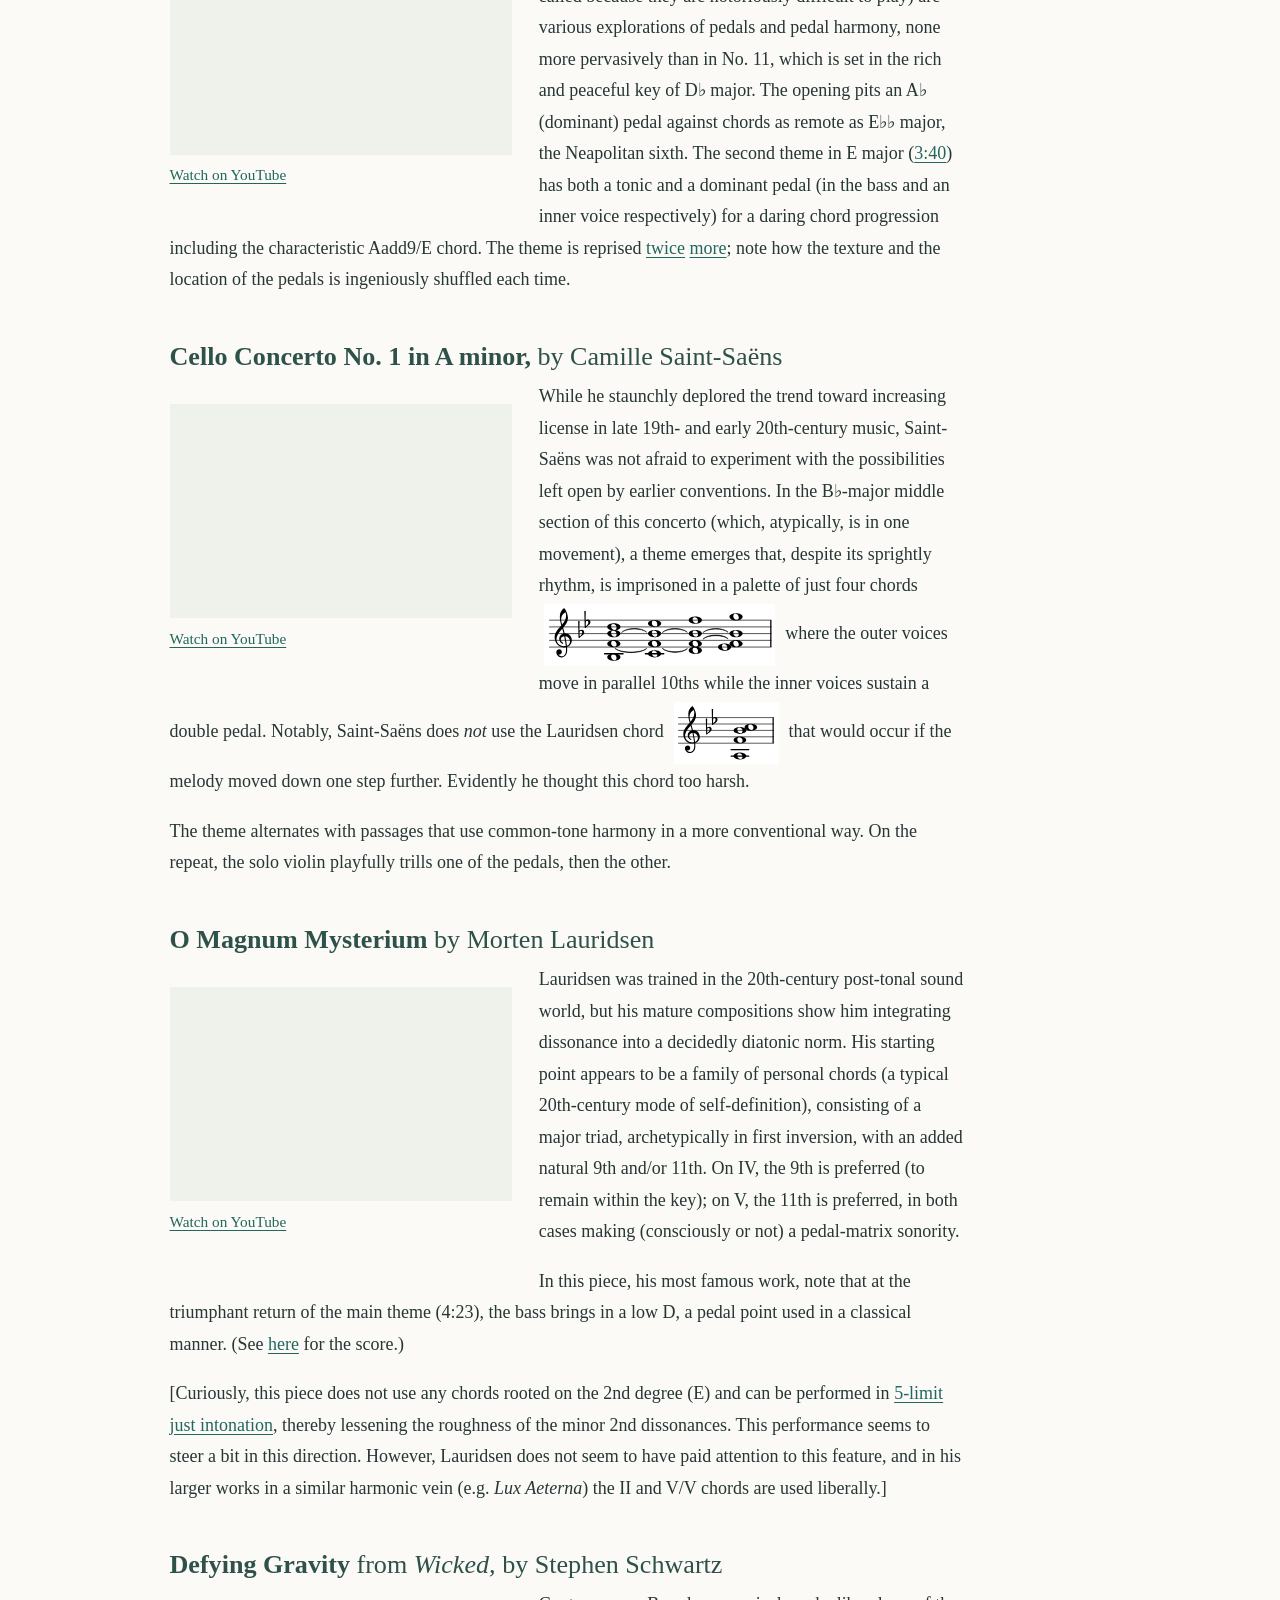
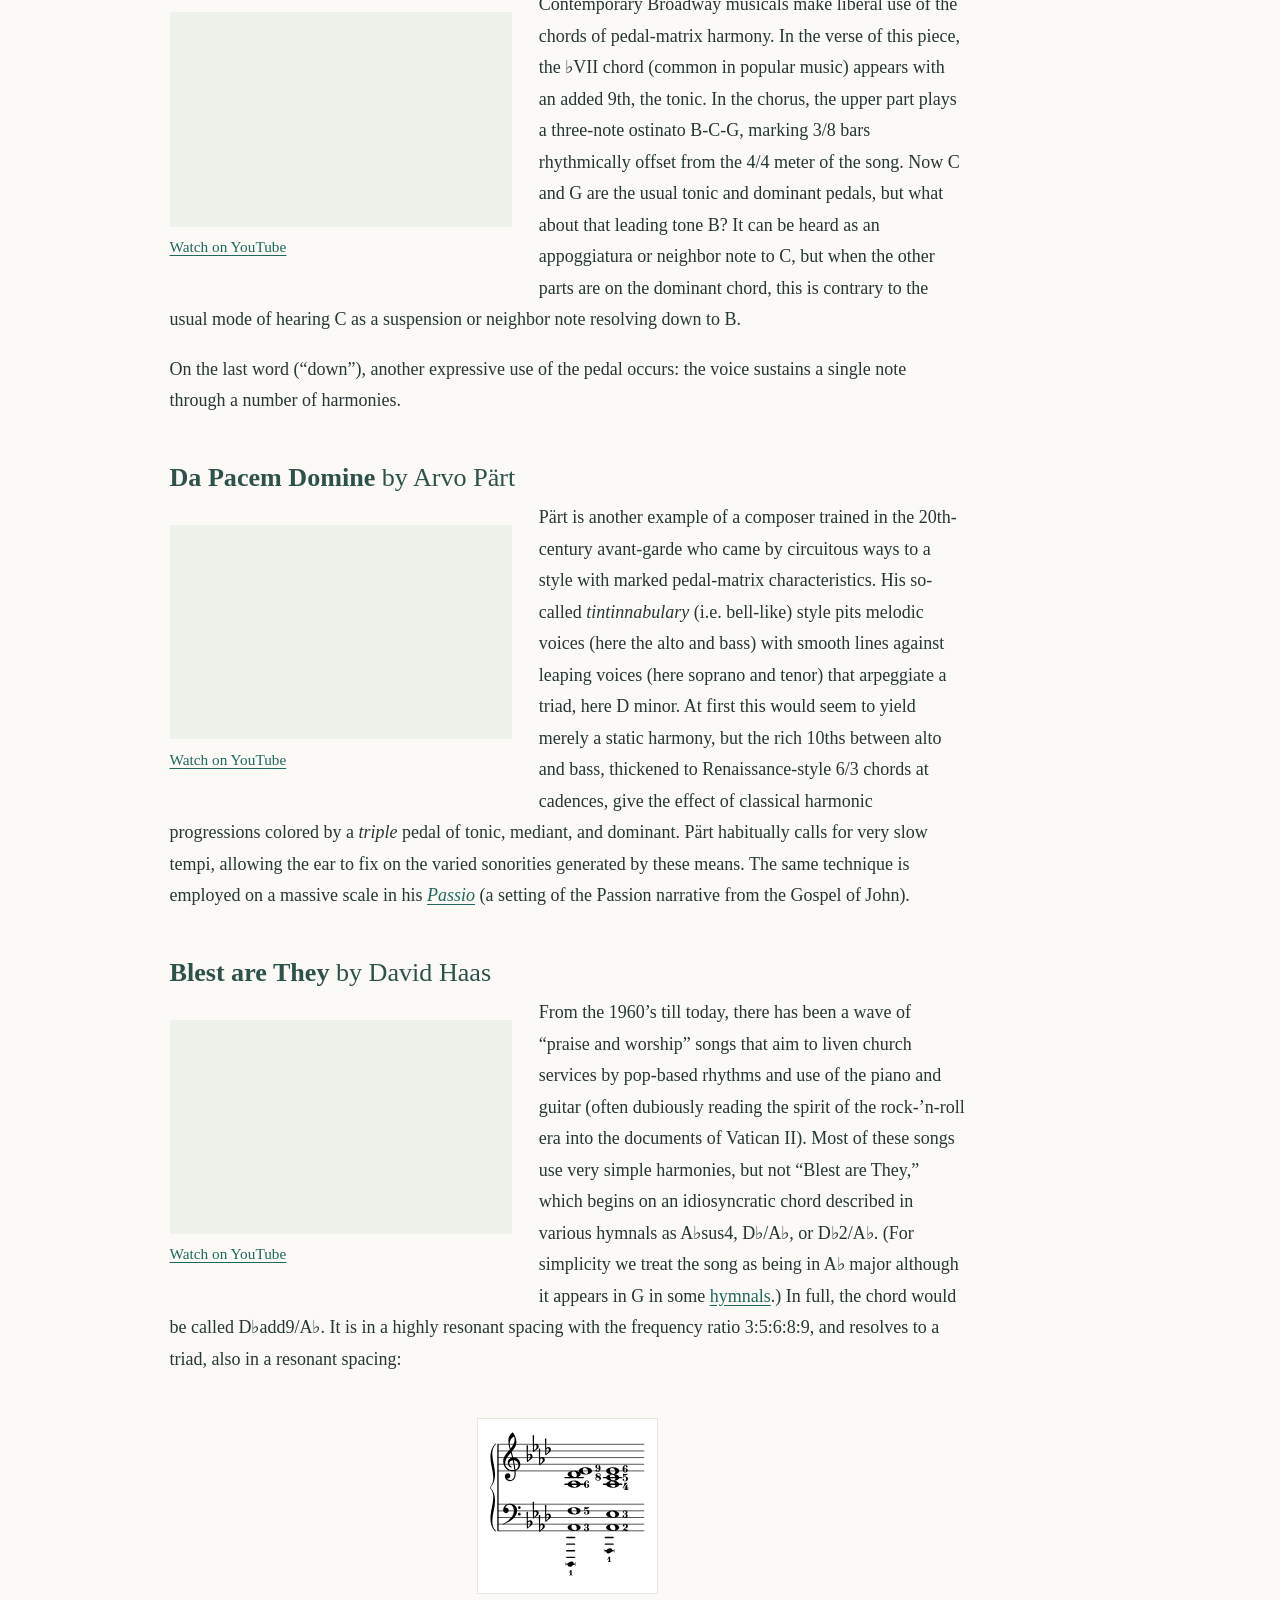
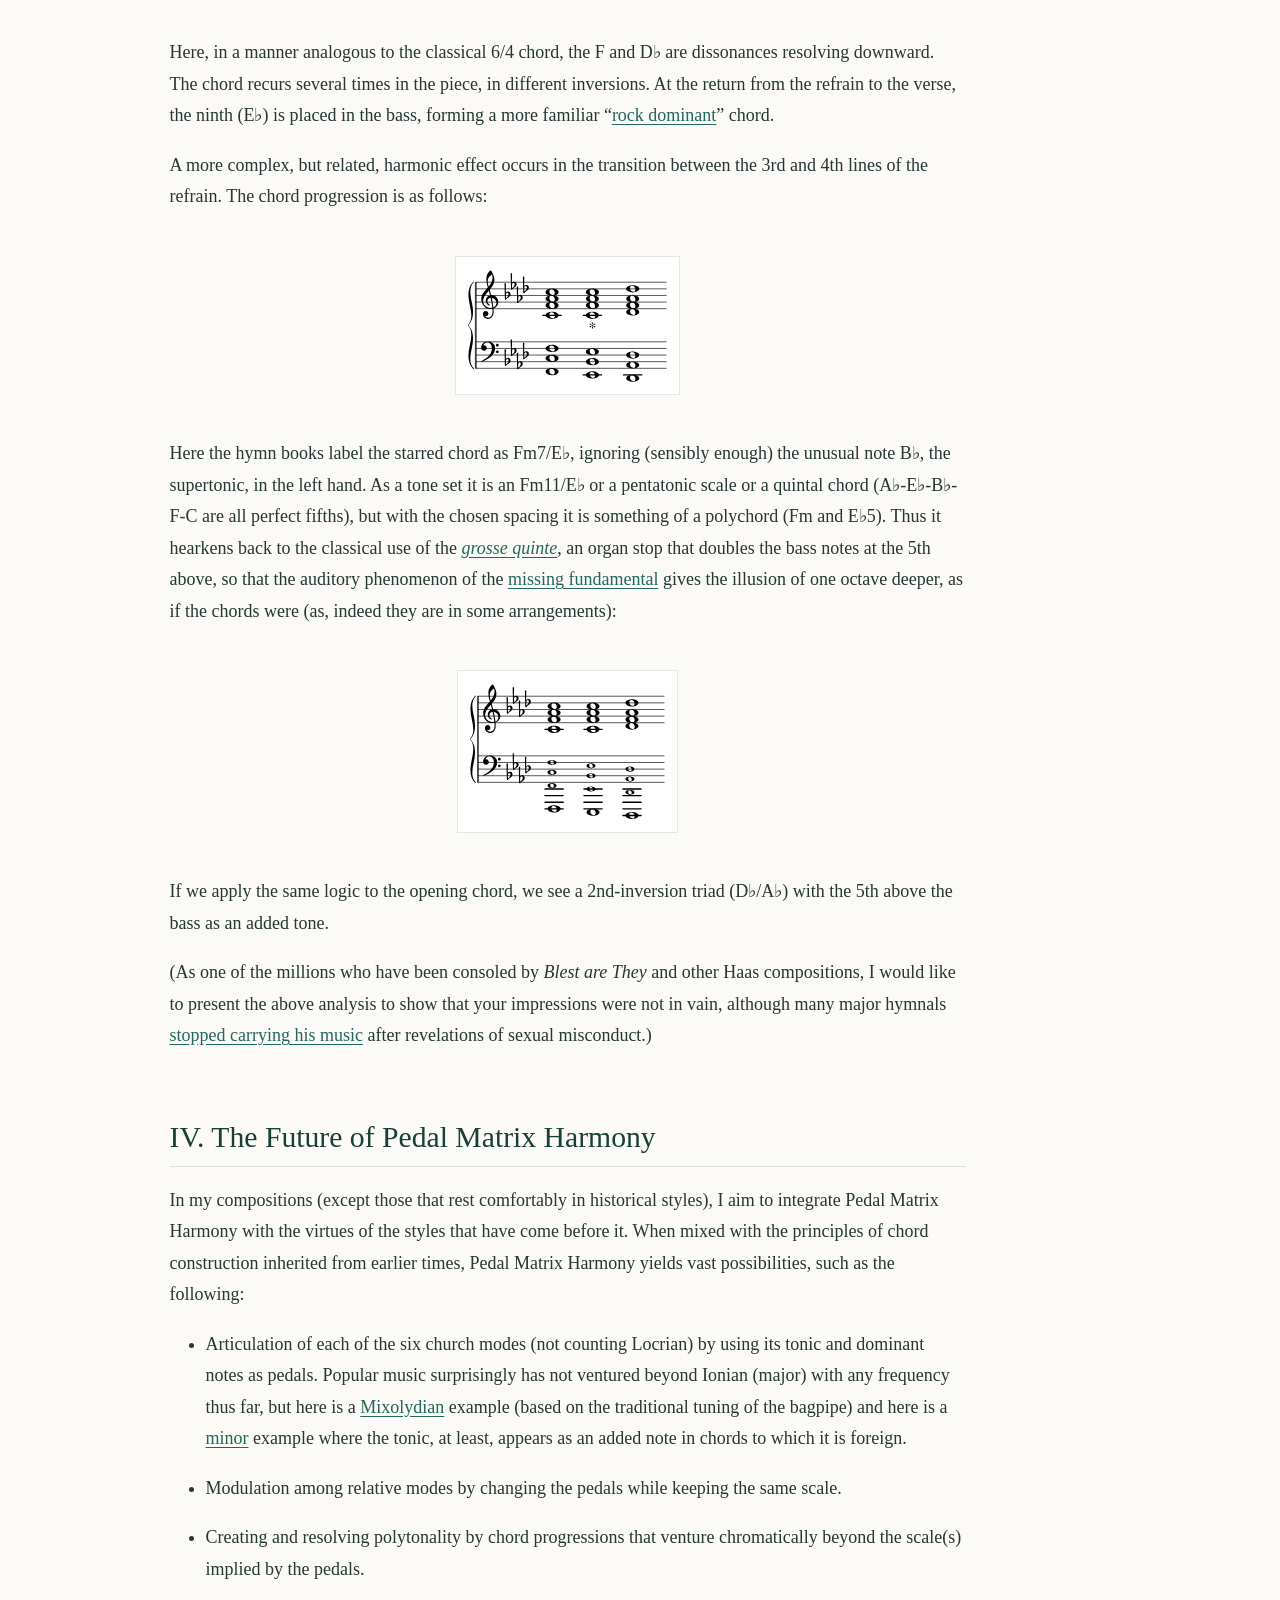
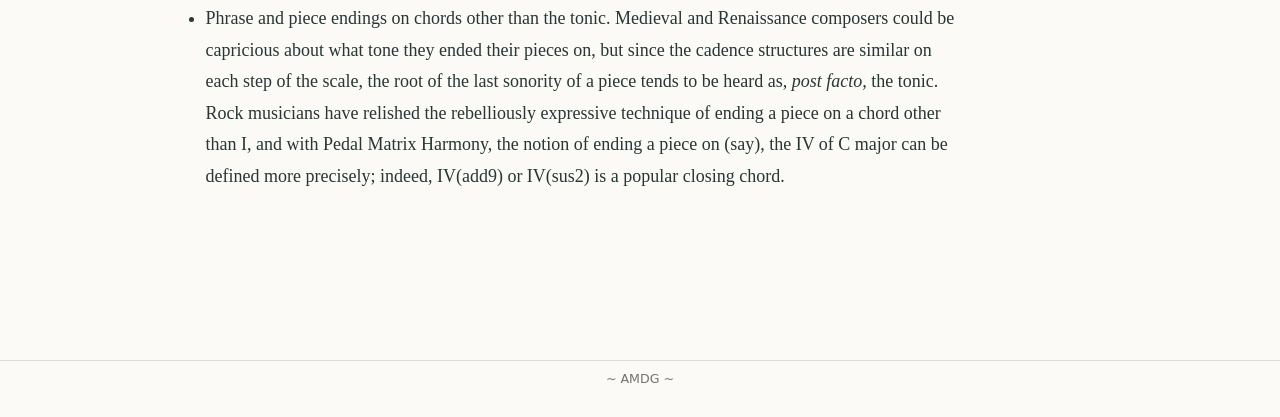
<file: music/pedal-matrix-harmony/index.html>
<!DOCTYPE html>
<html xmlns="http://www.w3.org/1999/xhtml" lang="en" xml:lang="en"><head>

<meta charset="utf-8">
<meta name="generator" content="quarto-1.10.19">

<meta name="viewport" content="width=device-width, initial-scale=1.0, user-scalable=yes">


<title>Pedal Matrix Harmony – Evan M. O’Dorney</title>
<style>
/* Default styles provided by pandoc.
** See https://pandoc.org/MANUAL.html#variables-for-html for config info.
*/
span.smallcaps{font-variant: small-caps;}
div.columns{display: flex; gap: 1.5em;}
div.column{flex: auto;}
@media screen {
div.columns{gap: min(4vw, 1.5em);}
div.column{overflow-x: auto;}
}
div.hanging-indent{margin-left: 1.5em; text-indent: -1.5em;}
ul.task-list{list-style: none;}
ul.task-list li input[type="checkbox"] {
  width: 0.8em;
  margin: 0 0.8em 0.2em -1em; /* quarto-specific, see https://github.com/quarto-dev/quarto-cli/issues/4556 */ 
  vertical-align: middle;
}
</style>


<script src="../../site_libs/quarto-nav/quarto-nav.js"></script>
<script src="../../site_libs/quarto-nav/headroom.min.js"></script>
<script src="../../site_libs/clipboard/clipboard.min.js"></script>
<script src="../../site_libs/quarto-search/autocomplete.umd.js"></script>
<script src="../../site_libs/quarto-search/fuse.min.js"></script>
<script src="../../site_libs/quarto-search/quarto-search.js"></script>
<meta name="quarto:offset" content="../../">
<script src="../../site_libs/quarto-html/quarto.js" type="module"></script>
<script src="../../site_libs/quarto-html/tabsets/tabsets.js" type="module"></script>
<script src="../../site_libs/quarto-html/popper.min.js"></script>
<script src="../../site_libs/quarto-html/tippy.umd.min.js"></script>
<script src="../../site_libs/quarto-html/anchor.min.js"></script>
<link href="../../site_libs/quarto-html/tippy.css" rel="stylesheet">
<link href="../../site_libs/quarto-html/quarto-syntax-highlighting-bf27225e3a48a9273f3daa8f8e829971.css" rel="stylesheet" id="quarto-text-highlighting-styles">
<script src="../../site_libs/bootstrap/bootstrap.min.js"></script>
<link href="../../site_libs/bootstrap/bootstrap-icons.css" rel="stylesheet">
<link href="../../site_libs/bootstrap/bootstrap-575a7bc93bd6b764cc9bfe95201e6485.min.css" rel="stylesheet" append-hash="true" id="quarto-bootstrap" data-mode="light">
<script id="quarto-search-options" type="application/json">{
  "location": "navbar",
  "copy-button": false,
  "collapse-after": 3,
  "panel-placement": "end",
  "type": "overlay",
  "limit": 50,
  "keyboard-shortcut": [
    "f",
    "/",
    "s"
  ],
  "show-item-context": false,
  "language": {
    "search-no-results-text": "No results",
    "search-matching-documents-text": "matching documents",
    "search-copy-link-title": "Copy link to search",
    "search-hide-matches-text": "Hide additional matches",
    "search-more-match-text": "more match in this document",
    "search-more-matches-text": "more matches in this document",
    "search-clear-button-title": "Clear",
    "search-text-placeholder": "",
    "search-detached-cancel-button-title": "Cancel",
    "search-submit-button-title": "Submit",
    "search-label": "Search"
  }
}</script>
<style>html{ scroll-behavior: smooth; }</style>


<link rel="stylesheet" href="../../styles.css">
</head>

<body class="nav-fixed quarto-light">

<div id="quarto-search-results"></div>
  <header id="quarto-header" class="headroom fixed-top">
    <nav class="navbar navbar-expand-lg " data-bs-theme="dark">
      <div class="navbar-container container-fluid">
      <div class="navbar-brand-container mx-auto">
    <a class="navbar-brand" href="../../index.html">
    <span class="navbar-title">Evan M. O’Dorney</span>
    </a>
  </div>
            <div id="quarto-search" class="" title="Search"></div>
          <button class="navbar-toggler" type="button" data-bs-toggle="collapse" data-bs-target="#navbarCollapse" aria-controls="navbarCollapse" role="menu" aria-expanded="false" aria-label="Toggle navigation" onclick="if (window.quartoToggleHeadroom) { window.quartoToggleHeadroom(); }">
  <span class="navbar-toggler-icon"></span>
</button>
          <div class="collapse navbar-collapse" id="navbarCollapse">
            <ul class="navbar-nav navbar-nav-scroll me-auto">
  <li class="nav-item">
    <a class="nav-link" href="../../index.html"> 
<span class="menu-text">Math</span></a>
  </li>  
  <li class="nav-item dropdown ">
    <a class="nav-link dropdown-toggle" href="#" id="nav-menu-music" role="link" data-bs-toggle="dropdown" aria-expanded="false">
 <span class="menu-text">Music</span>
    </a>
    <ul class="dropdown-menu" aria-labelledby="nav-menu-music">    
        <li>
    <a class="dropdown-item" href="../../music/index.html">
 <span class="dropdown-text">Musical compositions</span></a>
  </li>  
        <li>
    <a class="dropdown-item" href="../../music/pedal-matrix-harmony/index.html">
 <span class="dropdown-text">Pedal Matrix Harmony</span></a>
  </li>  
    </ul>
  </li>
</ul>
          </div> <!-- /navcollapse -->
            <div class="quarto-navbar-tools">
</div>
      </div> <!-- /container-fluid -->
    </nav>
</header>
<!-- content -->
<div id="quarto-content" class="quarto-container page-columns page-rows-contents page-layout-article page-navbar">
<!-- sidebar -->
<!-- margin-sidebar -->
    <div id="quarto-margin-sidebar" class="sidebar margin-sidebar">
        <nav id="TOC" role="doc-toc" class="toc-active">
    <h2 id="toc-title">On this page</h2>
   
  <ul>
  <li><a href="#i.-a-brief-history-of-harmony" id="toc-i.-a-brief-history-of-harmony" class="nav-link active" data-scroll-target="#i.-a-brief-history-of-harmony">I. A Brief History of Harmony</a></li>
  <li><a href="#ii.-pedal-matrix-harmony" id="toc-ii.-pedal-matrix-harmony" class="nav-link" data-scroll-target="#ii.-pedal-matrix-harmony">II. Pedal Matrix Harmony</a></li>
  <li><a href="#iii.-examples-of-pedal-matrix-harmony" id="toc-iii.-examples-of-pedal-matrix-harmony" class="nav-link" data-scroll-target="#iii.-examples-of-pedal-matrix-harmony">III. Examples of Pedal Matrix Harmony</a>
  <ul class="collapse">
  <li><a href="#say-something-by-a-great-big-world-featuring-christina-aguilera" id="toc-say-something-by-a-great-big-world-featuring-christina-aguilera" class="nav-link" data-scroll-target="#say-something-by-a-great-big-world-featuring-christina-aguilera"><strong>Say Something</strong> by A Great Big World, featuring Christina Aguilera</a></li>
  <li><a href="#piano-sonata-op.-90-2nd-mvt.-by-ludwig-van-beethoven" id="toc-piano-sonata-op.-90-2nd-mvt.-by-ludwig-van-beethoven" class="nav-link" data-scroll-target="#piano-sonata-op.-90-2nd-mvt.-by-ludwig-van-beethoven"><strong>Piano Sonata, op. 90, 2nd mvt.</strong> by Ludwig van Beethoven</a></li>
  <li><a href="#piano-sonata-op.-109-3rd-mvt.-by-ludwig-van-beethoven" id="toc-piano-sonata-op.-109-3rd-mvt.-by-ludwig-van-beethoven" class="nav-link" data-scroll-target="#piano-sonata-op.-109-3rd-mvt.-by-ludwig-van-beethoven"><strong>Piano Sonata, op.</strong> <strong>109,</strong> <strong>3rd</strong> <strong>mvt.</strong> by Ludwig van Beethoven</a></li>
  <li><a href="#transcendental-etudes-no.-11-harmonies-of-the-evening-by-franz-liszt" id="toc-transcendental-etudes-no.-11-harmonies-of-the-evening-by-franz-liszt" class="nav-link" data-scroll-target="#transcendental-etudes-no.-11-harmonies-of-the-evening-by-franz-liszt"><strong>Transcendental Etudes, No.&nbsp;11: Harmonies of the Evening,</strong> by Franz Liszt</a></li>
  <li><a href="#cello-concerto-no.-1-in-a-minor-by-camille-saint-saëns" id="toc-cello-concerto-no.-1-in-a-minor-by-camille-saint-saëns" class="nav-link" data-scroll-target="#cello-concerto-no.-1-in-a-minor-by-camille-saint-saëns"><strong>Cello Concerto No.&nbsp;1 in A minor,</strong> by Camille Saint-Saëns</a></li>
  <li><a href="#o-magnum-mysterium-by-morten-lauridsen" id="toc-o-magnum-mysterium-by-morten-lauridsen" class="nav-link" data-scroll-target="#o-magnum-mysterium-by-morten-lauridsen"><strong>O Magnum Mysterium</strong> by Morten Lauridsen</a></li>
  <li><a href="#defying-gravity-from-wicked-by-stephen-schwartz" id="toc-defying-gravity-from-wicked-by-stephen-schwartz" class="nav-link" data-scroll-target="#defying-gravity-from-wicked-by-stephen-schwartz"><strong>Defying Gravity</strong> from <em>Wicked,</em> by Stephen Schwartz</a></li>
  <li><a href="#da-pacem-domine-by-arvo-pärt" id="toc-da-pacem-domine-by-arvo-pärt" class="nav-link" data-scroll-target="#da-pacem-domine-by-arvo-pärt"><strong>Da Pacem Domine</strong> by Arvo Pärt</a></li>
  <li><a href="#blest-are-they-by-david-haas" id="toc-blest-are-they-by-david-haas" class="nav-link" data-scroll-target="#blest-are-they-by-david-haas"><strong>Blest are They</strong> by David Haas</a></li>
  </ul></li>
  <li><a href="#iv.-the-future-of-pedal-matrix-harmony" id="toc-iv.-the-future-of-pedal-matrix-harmony" class="nav-link" data-scroll-target="#iv.-the-future-of-pedal-matrix-harmony">IV. The Future of Pedal Matrix Harmony</a></li>
  </ul>
</nav>
    </div>
<!-- main -->
<main class="content" id="quarto-document-content">

<header id="title-block-header" class="quarto-title-block default">
<div class="quarto-title">
<h1 class="title">Pedal Matrix Harmony</h1>
</div>



<div class="quarto-title-meta">

    
  
    
  </div>
  


</header>


<section id="i.-a-brief-history-of-harmony" class="level2">
<h2 class="anchored" data-anchor-id="i.-a-brief-history-of-harmony">I. A Brief History of Harmony</h2>
<p>The development of harmony in Western music has been well documented in many places (see e.g.&nbsp;the Wikipedia articles on <a href="https://en.wikipedia.org/wiki/Chord_%28music%29">chords</a> and <a href="https://en.wikipedia.org/wiki/Cadence">cadences</a>). Here we rehash it from a viewpoint that is convenient for what follows.</p>
<p>The overtone series</p>
<p><img src="../../assets/scores/Overtone.svg" class="score-display img-fluid" loading="lazy" alt="The overtone series, harmonics 1 through 13"></p>
<p>is a natural yardstick for pitch relationships that matches quite well with the scales and sonorities used in most musics of the world. The earliest polyphonic (multiple-voiced) music that has come down to us deals mainly with the first 4 notes of the overtone series, that is, with the octave, fifth, and fourth (it seems to have been In music for three or more parts, a preference gradually arose to fill in these intervals until, in the Dunstable-Dufay period (early fifteenth century), a style arose based on the triad, a 3-note chord [C-E-G or C-Eb-G].&nbsp; This is tantamount to expanding the harmony to include the first 6 notes of the overtone series—the <em>senario,</em> as Zarlino pointed out in the sixteenth century.</p>
<p>This state of affairs held throughout the Renaissance (through 1600), after which point Monteverdi and his fellow innovators felt the need for denser chords to better express the gamut of human pain. Among the favored chords in the new Baroque style was the dominant seventh chord, built from the first 8 notes of the overtone series, and its relatives, all the seventh chords. By constant use, the seventh chord lost its edge until, with the styles of the early twentieth century—impressionism, blues, jazz—a style became possible with the seventh chord as the basic sonority.</p>
<p>But at this time, not only the seventh chord but all the upper harmonics of the overtone series were explored: the 9th, 11th, and 13th, until we reach a “chord” that is an entire scale: GBDFACE = CDEFGAB! Adding more notes only resulted in a tonal mush. Moreover, with the eclipse of jazz by rock in the 1960’s, the listening public decisively reversed the trend of harmonic densification of the preceding centuries in favor of simple chords. Moreover, rock has gone global, overwriting and intermingling with the musics of other cultures. So have we reached the end of the history of harmony?</p>
<p>Enter Pedal Matrix Harmony.</p>
</section>
<section id="ii.-pedal-matrix-harmony" class="level2">
<h2 class="anchored" data-anchor-id="ii.-pedal-matrix-harmony">II. Pedal Matrix Harmony</h2>
<p>“Pedal Matrix Harmony” is my term for a system of chord construction that has been on the ascendancy in the late 20th and early 21st centuries. The principle is simple but at the same time revolutionary: <strong>add notes to a root note, based not simply on their intervallic relationship to the root note, but also based on their importance in the tonality.</strong></p>
<p>The name deserves explanation. The term “pedal” (or “pedal point”) denotes a sustained tone, almost always the tonic or dominant of the key, that is a backdrop for changing harmonies that are often dissonant with the pedal point. In the 16th century, this technique was common in organ music (hence the name) and quickly found its way to other genres. The pedal point is usually in the bass, but one can also find classical examples where it is in a middle or upper voice. In modern pedal-matrix harmony, the pedals are most commonly in inner voices, sometimes touched upon by the melody.</p>
<p>“Matrix” is used to emphasize the interweaving of vertical coincidences (chords) with horizontal coincidences (the pedals as they are sustained from one chord to the next or drop out).</p>
<p>The choice of pedals is to some extent malleable by the composer; but in modern use, the most common pedals remain the tonic and dominant. When attached to the six consonant triads of a diatonic key (the mainstay of pop harmony, and of Renaissance harmony before it), this technique produces the following chords:</p>
<p><img src="../../assets/scores/6_PM_chords.svg" class="score-display img-fluid" loading="lazy" alt="Six diatonic chords with tonic and dominant pedals"></p>
<p>In contrast to styles based on the triad or 7th chord, etc., this gives a chord with a different interval content on each scale degree. Note the following peculiarities:</p>
<ul>
<li><p>I is the only chord that does not gain dissonances when adding the pedals. This reinforces its tonal stability, but there are times when the bare triad is too plain for its surroundings. Then we add another note: the most popular choice is the 9th, 2̂ in the scale. This has the virtue of mimicking the structure of the IV(add9) chord, and it is also true to the overtone series, an essential for stability.</p></li>
<li><p>IV and VI gain a 9th and a 7th respectively, forming familiar sonorities. But the 9th and 7th lack the downward tendency traditionally attached to those chord tones: instead, the dominant note wants to stay fixed, or it can be freely included in a melody heading either upward or downward.</p></li>
<li><p>Likewise, II gains both a 7th and an 11th, both without their downward tendencies. Either added note alone is enough to sustain the Pedal Matrix style, but there are instances where both occur (see below).</p></li>
<li><p>The III chord jeopardizes its root function with the addition of the tonic, becoming an inversion of the tonic seventh (I6/5). For this reason, III is rare in major in Pedal Matrix settings, and if the bass needs to hit the note 3̂, then the harmonic support will most often be I⁶, the first inversion of the tonic triad. Likewise, if the bass is on 7̂ (omitted from the above example because of the troublesome diminished triad), an attractive harmonic realization is G(add4)/B, the Lauridsen chord (see below).</p></li>
<li><p>With the V (dominant) chord, the most revolutionary developments arise. Here, the chord shown in the example is a V(add4) [GBCD]. In jazz discipline, the 4th (C) above the root of a major triad is classed as an <a href="https://en.wikipedia.org/wiki/Avoid_note">avoid note</a>: even in that famously lax style, the note is used only in passing because of its strong clash with the 3rd of the chord (B). Modern composers are not so shy of this clash, but there will be situations where it is unduly harsh. In that case, the Pedal Matrix composer has the choice between V (GBD) and Vsus4 (GCD), but the relationship between these two sonorities is not as it was in previous centuries. Classically, Vsus4 resolves to V: so in an example like the following (from Pitoni’s <em>Laudate Dominum,</em> which incidentally is an example of the <em>stile antico</em>—the Renaissance style which lingered, especially in church music, for another century after 1600 when secular music had followed other trends):</p></li>
</ul>
<p><img src="../../assets/scores/Pitoni.svg" class="score-display img-fluid" loading="lazy" alt="Pitoni: suspension resolving in Laudate Dominum"></p>
<p>the trained ear picks up the G-sharp as the fundamental chord tone of the penultimate chord, even though it lasts but half a beat: we would feel cheated if the soprano were to sustain the A all the way to the end.</p>
<p>However, in the framework of Pedal Matrix Harmony, V ↔︎ Vsus4 is a free-floating progression, neither chord a resolution of the other. This is reminiscent of the change in meaning of the 6th and 6/3 chord at the dawn of the Renaissance. In medieval France the 6th was classed as a dissonance and actually so treated, so that the 6th in such an example as the following well-known piece,</p>
<p><img src="../../assets/scores/Alle.svg" class="score-display img-fluid" loading="lazy" alt="Alle psallite cum luya: a passing sixth and seventh"></p>
<p>is a dissonant passing tone just like the 7th. But within a couple of centuries, Dufay could write 6/3 chords in <a href="https://en.wikipedia.org/wiki/Fauxbourdon">fauxbourdon</a>,</p>
<p><img src="../../assets/scores/Dufay.svg" class="score-display img-fluid" loading="lazy" alt="Dufay: sixth chords in fauxbourdon"></p>
<p>with no need for the 6th to resolve in any particular direction, and Josquin played heavily with the effects of 5-6 and 6-5 motions over a held bass. It might seem inconceivable that a dissonance as strong as the suspended 4th should undergo such a change in meaning: but on inspection, our perception of this chord is culturally conditioned. If the major triad [CEG] is stable, and if the minor triad [CE♭G] formed by altering its least fundamental note by a half step is also stable, then what of the chord [CFG] formed by altering the same note in the opposite direction? In Chinese traditional music the lute (<em>pipa</em>) is tuned to a suspended chord [ADEA], and this chord, called in Chinese music theory the <em>shang, zhi,</em> or <em>yu</em> harmony according to its position in the pentatonic scale, is used as a basic consonance. Is Western music headed toward a similar aesthetic?</p>
</section>
<section id="iii.-examples-of-pedal-matrix-harmony" class="level2">
<h2 class="anchored" data-anchor-id="iii.-examples-of-pedal-matrix-harmony">III. Examples of Pedal Matrix Harmony</h2>
<p>For those looking for it, pedal-matrix harmony is on the ascendancy in a variety of genres.</p>
<section id="say-something-by-a-great-big-world-featuring-christina-aguilera" class="level3">
<h3 class="anchored" data-anchor-id="say-something-by-a-great-big-world-featuring-christina-aguilera"><strong>Say Something</strong> by A Great Big World, featuring Christina Aguilera</h3>
<div class="video-panel">
<div class="video-embed">
<iframe src="https://www.youtube.com/embed/tV3uXVBydcI" title="YouTube Video, A Great Big World, Christina Aguilera - Say Something (Lyrics)" loading="lazy" allow="fullscreen; picture-in-picture" allowfullscreen="">
</iframe>
</div>
<p><a href="https://www.youtube.com/watch?v=tV3uXVBydcI">Watch on YouTube</a></p>
</div>
<p>This 2013 hit is a simple but touching example of the pedal-matrix as a compositional device. Stubbornly, the piano reiterates the tonic (D) through a harmonic pattern including VI, IV, I, V (a <a href="https://en.wikipedia.org/wiki/I%E2%80%93V%E2%80%93vi%E2%80%93IV_progression">ubiquitous</a> progression) and (in the verse) III⁷. In the middle of the song, both tonic and dominant pedals are added, thickening the sonority. The tonic alone returns for the closing segment.</p>
</section>
<section id="piano-sonata-op.-90-2nd-mvt.-by-ludwig-van-beethoven" class="level3">
<h3 class="anchored" data-anchor-id="piano-sonata-op.-90-2nd-mvt.-by-ludwig-van-beethoven"><strong>Piano Sonata, op. 90, 2nd mvt.</strong> by Ludwig van Beethoven</h3>
<div class="video-panel">
<div class="video-embed">
<iframe src="https://www.youtube.com/embed/oLzQbyWfBnY" title="YouTube Video" loading="lazy" allow="fullscreen; picture-in-picture" allowfullscreen="">
</iframe>
</div>
<p><a href="https://www.youtube.com/watch?v=oLzQbyWfBnY">Watch on YouTube</a></p>
</div>
<p>If we search for the roots of pedal-matrix harmony, we are led to the explorations of Beethoven, for whom pedal chords seem to be merely one of many effects turned up by his relentless search for new methods in harmony, texture, and form. Observe that the 3rd full measure of this movement has an unconventional dissonance where the B, carried over from the preceding measures, clashes sweetly against an A-major chord in first inversion. This can be viewed as a passing chord</p>
<p><img src="../../assets/scores/Passing_763.svg" class="score-display img-fluid" loading="lazy" alt="A passing chord over a sustained B"></p>
<p>that was also much favored by Mendelssohn, but it is more reasonable to think that Beethoven was thinking of an inner pedal here, especially in view of what he does for the second theme, where a written-out trill thickens into a double pedal of F♯ and its neighbor note G♯ sandwiched between a melody and bass in B major (seen on the still image at left before clicking the play button).</p>
</section>
<section id="piano-sonata-op.-109-3rd-mvt.-by-ludwig-van-beethoven" class="level3">
<h3 class="anchored" data-anchor-id="piano-sonata-op.-109-3rd-mvt.-by-ludwig-van-beethoven"><strong>Piano Sonata, op.</strong> <strong>109,</strong> <strong>3rd</strong> <strong>mvt.</strong> by Ludwig van Beethoven</h3>
<div class="video-panel">
<div class="video-embed">
<iframe src="https://www.youtube.com/embed/CdwUHy9LyZM" title="YouTube Video, Beethoven - Piano Sonata No. 30, Op. 109 (1820) {Original 1835 Fortepiano}" loading="lazy" allow="fullscreen; picture-in-picture" allowfullscreen="">
</iframe>
</div>
<p><a href="https://www.youtube.com/watch?v=CdwUHy9LyZM">Watch on YouTube</a></p>
</div>
<p>In this piece we see the discoveries of the preceding one applied on a grander scale. The Aadd9/C♯ chord recurs in m. 10, but note how the sustained B pedal in the left hand also affect the interpretation of m. 9. Without it there is a clear-cut secondary dominant resolving to F♯ minor; with them, all of mm. 9-10, including the C♯ seventh, sounds like an ornamentation of a B7 chord in various inversions.</p>
<p>Since this movement is in theme-and-variations form, we can see how Beethoven thought of this theme by the way he varied it. For the first 5 variations, he disregards the pedal and tonicizes F♯ minor when mm. 9-10 come around. But in the the last variation, the pedal comes back with a vengeance, with trills on the dominant alternately in the different voices for a dizzyingly dramatic return to the original theme.</p>
<p>(Note that both this and the preceding sample are in E major. In my experience, the best keys for resonant pedal-matrix chords lie in the narrow range D♭–D–E♭–E, as will be seen in the examples on this page.)</p>
</section>
<section id="transcendental-etudes-no.-11-harmonies-of-the-evening-by-franz-liszt" class="level3">
<h3 class="anchored" data-anchor-id="transcendental-etudes-no.-11-harmonies-of-the-evening-by-franz-liszt"><strong>Transcendental Etudes, No.&nbsp;11: Harmonies of the Evening,</strong> by Franz Liszt</h3>
<div class="video-panel">
<div class="video-embed">
<iframe src="https://www.youtube.com/embed/y-aA-zX1eNE" title="YouTube Video, Liszt - Harmonies du soir (Transcendental étude No.11) (Nelson Freire, piano)" loading="lazy" allow="fullscreen; picture-in-picture" allowfullscreen="">
</iframe>
</div>
<p><a href="https://www.youtube.com/watch?v=y-aA-zX1eNE">Watch on YouTube</a></p>
</div>
<p>Liszt pushed the boundaries of harmony in many directions. Woven through his Transcendental Etudes (so called because they are notoriously difficult to play) are various explorations of pedals and pedal harmony, none more pervasively than in No.&nbsp;11, which is set in the rich and peaceful key of D♭ major. The opening pits an A♭ (dominant) pedal against chords as remote as E♭♭ major, the Neapolitan sixth. The second theme in E major (<a href="https://youtu.be/y-aA-zX1eNE?t=220">3:40</a>) has both a tonic and a dominant pedal (in the bass and an inner voice respectively) for a daring chord progression including the characteristic Aadd9/E chord. The theme is reprised <a href="https://youtu.be/y-aA-zX1eNE?t=338">twice</a> <a href="https://youtu.be/y-aA-zX1eNE?t=409">more</a>; note how the texture and the location of the pedals is ingeniously shuffled each time.</p>
</section>
<section id="cello-concerto-no.-1-in-a-minor-by-camille-saint-saëns" class="level3">
<h3 class="anchored" data-anchor-id="cello-concerto-no.-1-in-a-minor-by-camille-saint-saëns"><strong>Cello Concerto No.&nbsp;1 in A minor,</strong> by Camille Saint-Saëns</h3>
<div class="video-panel">
<div class="video-embed">
<iframe src="https://www.youtube.com/embed/FxghagtlbXs" title="YouTube Video" loading="lazy" allow="fullscreen; picture-in-picture" allowfullscreen="">
</iframe>
</div>
<p><a href="https://www.youtube.com/watch?v=FxghagtlbXs">Watch on YouTube</a></p>
</div>
<p>While he staunchly deplored the trend toward increasing license in late 19th- and early 20th-century music, Saint-Saëns was not afraid to experiment with the possibilities left open by earlier conventions. In the B♭-major middle section of this concerto (which, atypically, is in one movement), a theme emerges that, despite its sprightly rhythm, is imprisoned in a palette of just four chords <img src="../../assets/scores/SaintSaens_4_chords.svg" class="score-inline img-fluid" loading="lazy" alt="Saint-Saëns: four chords over a double pedal"> where the outer voices move in parallel 10ths while the inner voices sustain a double pedal. Notably, Saint-Saëns does <em>not</em> use the Lauridsen chord <img src="../../assets/scores/SaintSaens_4_lau_avoided.svg" class="score-inline img-fluid" loading="lazy" alt="The Lauridsen chord avoided by Saint-Saëns"> that would occur if the melody moved down one step further. Evidently he thought this chord too harsh.</p>
<p>The theme alternates with passages that use common-tone harmony in a more conventional way. On the repeat, the solo violin playfully trills one of the pedals, then the other.</p>
</section>
<section id="o-magnum-mysterium-by-morten-lauridsen" class="level3">
<h3 class="anchored" data-anchor-id="o-magnum-mysterium-by-morten-lauridsen"><strong>O Magnum Mysterium</strong> by Morten Lauridsen</h3>
<div class="video-panel">
<div class="video-embed">
<iframe src="https://www.youtube.com/embed/nn5ken3RJBo" title="YouTube Video, Nordic Chamber Choir - O Magnum Mysterium (M. Lauridsen)" loading="lazy" allow="fullscreen; picture-in-picture" allowfullscreen="">
</iframe>
</div>
<p><a href="https://www.youtube.com/watch?v=nn5ken3RJBo">Watch on YouTube</a></p>
</div>
<p>Lauridsen was trained in the 20th-century post-tonal sound world, but his mature compositions show him integrating dissonance into a decidedly diatonic norm. His starting point appears to be a family of personal chords (a typical 20th-century mode of self-definition), consisting of a major triad, archetypically in first inversion, with an added natural 9th and/or 11th. On IV, the 9th is preferred (to remain within the key); on V, the 11th is preferred, in both cases making (consciously or not) a pedal-matrix sonority.</p>
<p>In this piece, his most famous work, note that at the triumphant return of the main theme (4:23), the bass brings in a low D, a pedal point used in a classical manner. (See <a href="https://youtu.be/GJrXhjt7Gwo">here</a> for the score.)</p>
<p>[Curiously, this piece does not use any chords rooted on the 2nd degree (E) and can be performed in <a href="https://en.wikipedia.org/wiki/Just_intonation">5-limit just intonation</a>, thereby lessening the roughness of the minor 2nd dissonances. This performance seems to steer a bit in this direction. However, Lauridsen does not seem to have paid attention to this feature, and in his larger works in a similar harmonic vein (e.g.&nbsp;<em>Lux Aeterna</em>) the II and V/V chords are used liberally.]</p>
</section>
<section id="defying-gravity-from-wicked-by-stephen-schwartz" class="level3">
<h3 class="anchored" data-anchor-id="defying-gravity-from-wicked-by-stephen-schwartz"><strong>Defying Gravity</strong> from <em>Wicked,</em> by Stephen Schwartz</h3>
<div class="video-panel">
<div class="video-embed">
<iframe src="https://www.youtube.com/embed/MslDnwerQRA" title="YouTube Video, Idina Menzel - Defying Gravity (from LIVE: Barefoot at the Symphony)" loading="lazy" allow="fullscreen; picture-in-picture" allowfullscreen="">
</iframe>
</div>
<p><a href="https://www.youtube.com/watch?v=MslDnwerQRA">Watch on YouTube</a></p>
</div>
<p>Contemporary Broadway musicals make liberal use of the chords of pedal-matrix harmony. In the verse of this piece, the ♭VII chord (common in popular music) appears with an added 9th, the tonic. In the chorus, the upper part plays a three-note ostinato B-C-G, marking 3/8 bars rhythmically offset from the 4/4 meter of the song. Now C and G are the usual tonic and dominant pedals, but what about that leading tone B? It can be heard as an appoggiatura or neighbor note to C, but when the other parts are on the dominant chord, this is contrary to the usual mode of hearing C as a suspension or neighbor note resolving down to B.</p>
<p>On the last word (“down”), another expressive use of the pedal occurs: the voice sustains a single note through a number of harmonies.</p>
</section>
<section id="da-pacem-domine-by-arvo-pärt" class="level3">
<h3 class="anchored" data-anchor-id="da-pacem-domine-by-arvo-pärt"><strong>Da Pacem Domine</strong> by Arvo Pärt</h3>
<div class="video-panel">
<div class="video-embed">
<iframe src="https://www.youtube.com/embed/vA79jI9cCBE" title="YouTube Video, Arvo Pärt - Da Pacem Domine (2004)" loading="lazy" allow="fullscreen; picture-in-picture" allowfullscreen="">
</iframe>
</div>
<p><a href="https://www.youtube.com/watch?v=vA79jI9cCBE">Watch on YouTube</a></p>
</div>
<p>Pärt is another example of a composer trained in the 20th-century avant-garde who came by circuitous ways to a style with marked pedal-matrix characteristics. His so-called <em>tintinnabulary</em> (i.e.&nbsp;bell-like) style pits melodic voices (here the alto and bass) with smooth lines against leaping voices (here soprano and tenor) that arpeggiate a triad, here D minor. At first this would seem to yield merely a static harmony, but the rich 10ths between alto and bass, thickened to Renaissance-style 6/3 chords at cadences, give the effect of classical harmonic progressions colored by a <em>triple</em> pedal of tonic, mediant, and dominant. Pärt habitually calls for very slow tempi, allowing the ear to fix on the varied sonorities generated by these means. The same technique is employed on a massive scale in his <a href="https://youtu.be/sJVJkaRwII8"><em>Passio</em></a> (a setting of the Passion narrative from the Gospel of John).</p>
</section>
<section id="blest-are-they-by-david-haas" class="level3">
<h3 class="anchored" data-anchor-id="blest-are-they-by-david-haas"><strong>Blest are They</strong> by David Haas</h3>
<div class="video-panel">
<div class="video-embed">
<iframe src="https://www.youtube.com/embed/qwSkmzw8dY8" title="YouTube Video, Blest Are They (with lyrics)" loading="lazy" allow="fullscreen; picture-in-picture" allowfullscreen="">
</iframe>
</div>
<p><a href="https://www.youtube.com/watch?v=qwSkmzw8dY8">Watch on YouTube</a></p>
</div>
<p>From the 1960’s till today, there has been a wave of “praise and worship” songs that aim to liven church services by pop-based rhythms and use of the piano and guitar (often dubiously reading the spirit of the rock-’n-roll era into the documents of Vatican II). Most of these songs use very simple harmonies, but not “Blest are They,” which begins on an idiosyncratic chord described in various hymnals as A♭sus4, D♭/A♭, or D♭2/A♭. (For simplicity we treat the song as being in A♭ major although it appears in G in some <a href="https://hymnary.org/tune/blest_are_they_the_poor_in_spirit_haas#pagescans">hymnals</a>.) In full, the chord would be called D♭add9/A♭. It is in a highly resonant spacing with the frequency ratio 3:5:6:8:9, and resolves to a triad, also in a resonant spacing:</p>
<p><img src="../../assets/scores/Blest1.svg" class="score-display img-fluid" loading="lazy" alt="Blest are They: opening chord and resolution"></p>
<p>Here, in a manner analogous to the classical 6/4 chord, the F and D♭ are dissonances resolving downward. The chord recurs several times in the piece, in different inversions. At the return from the refrain to the verse, the ninth (E♭) is placed in the bass, forming a more familiar “<a href="https://music.stackexchange.com/questions/74303/is-there-a-specific-name-for-the-use-of-iv-chord-over-the-v-in-the-bass-e-g-f?noredirect=1&amp;lq=1">rock dominant</a>” chord.</p>
<p>A more complex, but related, harmonic effect occurs in the transition between the 3rd and 4th lines of the refrain. The chord progression is as follows:</p>
<p><img src="../../assets/scores/Blest2.svg" class="score-display img-fluid" loading="lazy" alt="Blest are They: refrain chord progression"></p>
<p>Here the hymn books label the starred chord as Fm7/E♭, ignoring (sensibly enough) the unusual note B♭, the supertonic, in the left hand. As a tone set it is an Fm11/E♭ or a pentatonic scale or a quintal chord (A♭-E♭-B♭-F-C are all perfect fifths), but with the chosen spacing it is something of a polychord (Fm and E♭5). Thus it hearkens back to the classical use of the <a href="http://organstops.org/f/Fifth.html"><em>grosse quinte</em></a>, an organ stop that doubles the bass notes at the 5th above, so that the auditory phenomenon of the <a href="https://en.wikipedia.org/wiki/Missing_fundamental">missing fundamental</a> gives the illusion of one octave deeper, as if the chords were (as, indeed they are in some arrangements):</p>
<p><img src="../../assets/scores/Blest3.svg" class="score-display img-fluid" loading="lazy" alt="Blest are They: the implied lower bass"></p>
<p>If we apply the same logic to the opening chord, we see a 2nd-inversion triad (D♭/A♭) with the 5th above the bass as an added tone.</p>
<p>(As one of the millions who have been consoled by <em>Blest are They</em> and other Haas compositions, I would like to present the above analysis to show that your impressions were not in vain, although many major hymnals <a href="https://en.wikipedia.org/wiki/David_Haas">stopped carrying his music</a> after revelations of sexual misconduct.)</p>
</section>
</section>
<section id="iv.-the-future-of-pedal-matrix-harmony" class="level2">
<h2 class="anchored" data-anchor-id="iv.-the-future-of-pedal-matrix-harmony">IV. The Future of Pedal Matrix Harmony</h2>
<p>In my compositions (except those that rest comfortably in historical styles), I aim to integrate Pedal Matrix Harmony with the virtues of the styles that have come before it. When mixed with the principles of chord construction inherited from earlier times, Pedal Matrix Harmony yields vast possibilities, such as the following:</p>
<ul>
<li><p>Articulation of each of the six church modes (not counting Locrian) by using its tonic and dominant notes as pedals. Popular music surprisingly has not ventured beyond Ionian (major) with any frequency thus far, but here is a <a href="https://youtu.be/5OoxxMXLeK0">Mixolydian</a> example (based on the traditional tuning of the bagpipe) and here is a <a href="https://youtu.be/4F3X5CrPn8I">minor</a> example where the tonic, at least, appears as an added note in chords to which it is foreign.</p></li>
<li><p>Modulation among relative modes by changing the pedals while keeping the same scale.</p></li>
<li><p>Creating and resolving polytonality by chord progressions that venture chromatically beyond the scale(s) implied by the pedals.</p></li>
<li><p>Phrase and piece endings on chords other than the tonic. Medieval and Renaissance composers could be capricious about what tone they ended their pieces on, but since the cadence structures are similar on each step of the scale, the root of the last sonority of a piece tends to be heard as, <em>post facto,</em> the tonic. Rock musicians have relished the rebelliously expressive technique of ending a piece on a chord other than I, and with Pedal Matrix Harmony, the notion of ending a piece on (say), the IV of C major can be defined more precisely; indeed, IV(add9) or IV(sus2) is a popular closing chord.</p></li>
</ul>


</section>

</main> <!-- /main -->
<script id="quarto-html-after-body" type="application/javascript">
  window.document.addEventListener("DOMContentLoaded", function (event) {
    const icon = "";
    const anchorJS = new window.AnchorJS();
    anchorJS.options = {
      placement: 'right',
      icon: icon
    };
    anchorJS.add('.anchored');
    const isCodeAnnotation = (el) => {
      for (const clz of el.classList) {
        if (clz.startsWith('code-annotation-')) {                     
          return true;
        }
      }
      return false;
    }
    const onCopySuccess = function(e) {
      // button target
      const button = e.trigger;
      // don't keep focus
      button.blur();
      // flash "checked"
      button.classList.add('code-copy-button-checked');
      var currentTitle = button.getAttribute("title");
      button.setAttribute("title", "Copied!");
      let tooltip;
      if (window.bootstrap) {
        button.setAttribute("data-bs-toggle", "tooltip");
        button.setAttribute("data-bs-placement", "left");
        button.setAttribute("data-bs-title", "Copied!");
        tooltip = new bootstrap.Tooltip(button, 
          { trigger: "manual", 
            customClass: "code-copy-button-tooltip",
            offset: [0, -8]});
        tooltip.show();    
      }
      setTimeout(function() {
        if (tooltip) {
          tooltip.hide();
          button.removeAttribute("data-bs-title");
          button.removeAttribute("data-bs-toggle");
          button.removeAttribute("data-bs-placement");
        }
        button.setAttribute("title", currentTitle);
        button.classList.remove('code-copy-button-checked');
      }, 1000);
      // clear code selection
      e.clearSelection();
    }
    const getTextToCopy = function(trigger) {
      const outerScaffold = trigger.parentElement.cloneNode(true);
      const codeEl = outerScaffold.querySelector('code');
      for (const childEl of codeEl.children) {
        if (isCodeAnnotation(childEl)) {
          childEl.remove();
        }
      }
      return codeEl.innerText;
    }
    const clipboard = new window.ClipboardJS('.code-copy-button:not([data-in-quarto-modal])', {
      text: getTextToCopy
    });
    clipboard.on('success', onCopySuccess);
    if (window.document.getElementById('quarto-embedded-source-code-modal')) {
      const clipboardModal = new window.ClipboardJS('.code-copy-button[data-in-quarto-modal]', {
        text: getTextToCopy,
        container: window.document.getElementById('quarto-embedded-source-code-modal')
      });
      clipboardModal.on('success', onCopySuccess);
    }
      var localhostRegex = new RegExp(/^(?:http|https):\/\/localhost\:?[0-9]*\//);
      var mailtoRegex = new RegExp(/^mailto:/);
        var filterRegex = new RegExp("https:\/\/odorney\.com");
      var isInternal = (href) => {
          return filterRegex.test(href) || localhostRegex.test(href) || mailtoRegex.test(href);
      }
      // Inspect non-navigation links and adorn them if external
     var links = window.document.querySelectorAll('a[href]:not(.nav-link):not(.navbar-brand):not(.toc-action):not(.sidebar-link):not(.sidebar-item-toggle):not(.pagination-link):not(.no-external):not([aria-hidden]):not(.dropdown-item):not(.quarto-navigation-tool):not(.about-link)');
      for (var i=0; i<links.length; i++) {
        const link = links[i];
        if (!isInternal(link.href)) {
          // undo the damage that might have been done by quarto-nav.js in the case of
          // links that we want to consider external
          if (link.dataset.originalHref !== undefined) {
            link.href = link.dataset.originalHref;
          }
        }
      }
    function tippyHover(el, contentFn, onTriggerFn, onUntriggerFn) {
      const config = {
        allowHTML: true,
        maxWidth: 500,
        delay: 100,
        arrow: false,
        appendTo: function(el) {
            return el.parentElement;
        },
        interactive: true,
        interactiveBorder: 10,
        theme: 'quarto',
        placement: 'bottom-start',
      };
      if (contentFn) {
        config.content = contentFn;
      }
      if (onTriggerFn) {
        config.onTrigger = onTriggerFn;
      }
      if (onUntriggerFn) {
        config.onUntrigger = onUntriggerFn;
      }
      window.tippy(el, config); 
    }
    const noterefs = window.document.querySelectorAll('a[role="doc-noteref"]');
    for (var i=0; i<noterefs.length; i++) {
      const ref = noterefs[i];
      tippyHover(ref, function() {
        // use id or data attribute instead here
        let href = ref.getAttribute('data-footnote-href') || ref.getAttribute('href');
        try { href = new URL(href).hash; } catch {}
        const id = href.replace(/^#\/?/, "");
        const note = window.document.getElementById(id);
        if (note) {
          return note.innerHTML;
        } else {
          return "";
        }
      });
    }
    const xrefs = window.document.querySelectorAll('a.quarto-xref');
    const processXRef = (id, note) => {
      // Strip column container classes
      const stripColumnClz = (el) => {
        el.classList.remove("page-full", "page-columns");
        if (el.children) {
          for (const child of el.children) {
            stripColumnClz(child);
          }
        }
      }
      stripColumnClz(note)
      if (id === null || id.startsWith('sec-')) {
        // Special case sections, only their first couple elements
        const container = document.createElement("div");
        if (note.children && note.children.length > 2) {
          container.appendChild(note.children[0].cloneNode(true));
          for (let i = 1; i < note.children.length; i++) {
            const child = note.children[i];
            if (child.tagName === "P" && child.innerText === "") {
              continue;
            } else {
              container.appendChild(child.cloneNode(true));
              break;
            }
          }
          if (window.Quarto?.typesetMath) {
            window.Quarto.typesetMath(container);
          }
          return container.innerHTML
        } else {
          if (window.Quarto?.typesetMath) {
            window.Quarto.typesetMath(note);
          }
          return note.innerHTML;
        }
      } else {
        // Remove any anchor links if they are present
        const anchorLink = note.querySelector('a.anchorjs-link');
        if (anchorLink) {
          anchorLink.remove();
        }
        if (window.Quarto?.typesetMath) {
          window.Quarto.typesetMath(note);
        }
        if (note.classList.contains("callout")) {
          return note.outerHTML;
        } else {
          return note.innerHTML;
        }
      }
    }
    for (var i=0; i<xrefs.length; i++) {
      const xref = xrefs[i];
      tippyHover(xref, undefined, function(instance) {
        instance.disable();
        let url = xref.getAttribute('href');
        let hash = undefined; 
        if (url.startsWith('#')) {
          hash = url;
        } else {
          try { hash = new URL(url).hash; } catch {}
        }
        if (hash) {
          const id = hash.replace(/^#\/?/, "");
          const note = window.document.getElementById(id);
          if (note !== null) {
            try {
              const html = processXRef(id, note.cloneNode(true));
              instance.setContent(html);
            } finally {
              instance.enable();
              instance.show();
            }
          } else {
            // See if we can fetch this
            fetch(url.split('#')[0])
            .then(res => res.text())
            .then(html => {
              const parser = new DOMParser();
              const htmlDoc = parser.parseFromString(html, "text/html");
              const note = htmlDoc.getElementById(id);
              if (note !== null) {
                const html = processXRef(id, note);
                instance.setContent(html);
              } 
            }).finally(() => {
              instance.enable();
              instance.show();
            });
          }
        } else {
          // See if we can fetch a full url (with no hash to target)
          // This is a special case and we should probably do some content thinning / targeting
          fetch(url)
          .then(res => res.text())
          .then(html => {
            const parser = new DOMParser();
            const htmlDoc = parser.parseFromString(html, "text/html");
            const note = htmlDoc.querySelector('main.content');
            if (note !== null) {
              // This should only happen for chapter cross references
              // (since there is no id in the URL)
              // remove the first header
              if (note.children.length > 0 && note.children[0].tagName === "HEADER") {
                note.children[0].remove();
              }
              const html = processXRef(null, note);
              instance.setContent(html);
            } 
          }).finally(() => {
            instance.enable();
            instance.show();
          });
        }
      }, function(instance) {
      });
    }
        let selectedAnnoteEl;
        const selectorForAnnotation = ( cell, annotation) => {
          let cellAttr = 'data-code-cell="' + cell + '"';
          let lineAttr = 'data-code-annotation="' +  annotation + '"';
          const selector = 'span[' + cellAttr + '][' + lineAttr + ']';
          return selector;
        }
        const selectCodeLines = (annoteEl) => {
          const doc = window.document;
          const targetCell = annoteEl.getAttribute("data-target-cell");
          const targetAnnotation = annoteEl.getAttribute("data-target-annotation");
          const annoteSpan = window.document.querySelector(selectorForAnnotation(targetCell, targetAnnotation));
          const lines = annoteSpan.getAttribute("data-code-lines").split(",");
          const lineIds = lines.map((line) => {
            return targetCell + "-" + line;
          })
          let top = null;
          let height = null;
          let parent = null;
          if (lineIds.length > 0) {
              //compute the position of the single el (top and bottom and make a div)
              const el = window.document.getElementById(lineIds[0]);
              top = el.offsetTop;
              height = el.offsetHeight;
              parent = el.parentElement.parentElement;
            if (lineIds.length > 1) {
              const lastEl = window.document.getElementById(lineIds[lineIds.length - 1]);
              const bottom = lastEl.offsetTop + lastEl.offsetHeight;
              height = bottom - top;
            }
            if (top !== null && height !== null && parent !== null) {
              // cook up a div (if necessary) and position it 
              let div = window.document.getElementById("code-annotation-line-highlight");
              if (div === null) {
                div = window.document.createElement("div");
                div.setAttribute("id", "code-annotation-line-highlight");
                div.style.position = 'absolute';
                parent.appendChild(div);
              }
              div.style.top = top - 2 + "px";
              div.style.height = height + 4 + "px";
              div.style.left = 0;
              let gutterDiv = window.document.getElementById("code-annotation-line-highlight-gutter");
              if (gutterDiv === null) {
                gutterDiv = window.document.createElement("div");
                gutterDiv.setAttribute("id", "code-annotation-line-highlight-gutter");
                gutterDiv.style.position = 'absolute';
                const codeCell = window.document.getElementById(targetCell);
                const gutter = codeCell.querySelector('.code-annotation-gutter');
                gutter.appendChild(gutterDiv);
              }
              gutterDiv.style.top = top - 2 + "px";
              gutterDiv.style.height = height + 4 + "px";
            }
            selectedAnnoteEl = annoteEl;
          }
        };
        const unselectCodeLines = () => {
          const elementsIds = ["code-annotation-line-highlight", "code-annotation-line-highlight-gutter"];
          elementsIds.forEach((elId) => {
            const div = window.document.getElementById(elId);
            if (div) {
              div.remove();
            }
          });
          selectedAnnoteEl = undefined;
        };
          // Handle positioning of the toggle
      window.addEventListener(
        "resize",
        throttle(() => {
          elRect = undefined;
          if (selectedAnnoteEl) {
            selectCodeLines(selectedAnnoteEl);
          }
        }, 10)
      );
      function throttle(fn, ms) {
      let throttle = false;
      let timer;
        return (...args) => {
          if(!throttle) { // first call gets through
              fn.apply(this, args);
              throttle = true;
          } else { // all the others get throttled
              if(timer) clearTimeout(timer); // cancel #2
              timer = setTimeout(() => {
                fn.apply(this, args);
                timer = throttle = false;
              }, ms);
          }
        };
      }
        // Attach click handler to the DT
        const annoteDls = window.document.querySelectorAll('dt[data-target-cell]');
        for (const annoteDlNode of annoteDls) {
          annoteDlNode.addEventListener('click', (event) => {
            const clickedEl = event.target;
            if (clickedEl !== selectedAnnoteEl) {
              unselectCodeLines();
              const activeEl = window.document.querySelector('dt[data-target-cell].code-annotation-active');
              if (activeEl) {
                activeEl.classList.remove('code-annotation-active');
              }
              selectCodeLines(clickedEl);
              clickedEl.classList.add('code-annotation-active');
            } else {
              // Unselect the line
              unselectCodeLines();
              clickedEl.classList.remove('code-annotation-active');
            }
          });
        }
    const findCites = (el) => {
      const parentEl = el.parentElement;
      if (parentEl) {
        const cites = parentEl.dataset.cites;
        if (cites) {
          return {
            el,
            cites: cites.split(' ')
          };
        } else {
          return findCites(el.parentElement)
        }
      } else {
        return undefined;
      }
    };
    var bibliorefs = window.document.querySelectorAll('a[role="doc-biblioref"]');
    for (var i=0; i<bibliorefs.length; i++) {
      const ref = bibliorefs[i];
      const citeInfo = findCites(ref);
      if (citeInfo) {
        tippyHover(citeInfo.el, function() {
          var popup = window.document.createElement('div');
          citeInfo.cites.forEach(function(cite) {
            var citeDiv = window.document.createElement('div');
            citeDiv.classList.add('hanging-indent');
            citeDiv.classList.add('csl-entry');
            var biblioDiv = window.document.getElementById('ref-' + cite);
            if (biblioDiv) {
              citeDiv.innerHTML = biblioDiv.innerHTML;
            }
            popup.appendChild(citeDiv);
          });
          return popup.innerHTML;
        });
      }
    }
  });
  </script>
</div> <!-- /content -->
<footer class="footer">
  <div class="nav-footer">
    <div class="nav-footer-left">
      &nbsp;
    </div>   
    <div class="nav-footer-center">
<p>~ AMDG ~</p>
</div>
    <div class="nav-footer-right">
      &nbsp;
    </div>
  </div>
</footer>




<script src="../../site_libs/quarto-html/zenscroll-min.js"></script>
</body></html>
</file>
<file: site_libs/quarto-html/tippy.css>
.tippy-box[data-animation=fade][data-state=hidden]{opacity:0}[data-tippy-root]{max-width:calc(100vw - 10px)}.tippy-box{position:relative;background-color:#333;color:#fff;border-radius:4px;font-size:14px;line-height:1.4;white-space:normal;outline:0;transition-property:transform,visibility,opacity}.tippy-box[data-placement^=top]>.tippy-arrow{bottom:0}.tippy-box[data-placement^=top]>.tippy-arrow:before{bottom:-7px;left:0;border-width:8px 8px 0;border-top-color:initial;transform-origin:center top}.tippy-box[data-placement^=bottom]>.tippy-arrow{top:0}.tippy-box[data-placement^=bottom]>.tippy-arrow:before{top:-7px;left:0;border-width:0 8px 8px;border-bottom-color:initial;transform-origin:center bottom}.tippy-box[data-placement^=left]>.tippy-arrow{right:0}.tippy-box[data-placement^=left]>.tippy-arrow:before{border-width:8px 0 8px 8px;border-left-color:initial;right:-7px;transform-origin:center left}.tippy-box[data-placement^=right]>.tippy-arrow{left:0}.tippy-box[data-placement^=right]>.tippy-arrow:before{left:-7px;border-width:8px 8px 8px 0;border-right-color:initial;transform-origin:center right}.tippy-box[data-inertia][data-state=visible]{transition-timing-function:cubic-bezier(.54,1.5,.38,1.11)}.tippy-arrow{width:16px;height:16px;color:#333}.tippy-arrow:before{content:"";position:absolute;border-color:transparent;border-style:solid}.tippy-content{position:relative;padding:5px 9px;z-index:1}
</file>
<file: site_libs/quarto-html/quarto-syntax-highlighting-bf27225e3a48a9273f3daa8f8e829971.css>
/* quarto syntax highlight colors */
:root {
  --quarto-hl-ot-color: #003B4F;
  --quarto-hl-at-color: #657422;
  --quarto-hl-ss-color: #20794D;
  --quarto-hl-an-color: #5E5E5E;
  --quarto-hl-fu-color: #4758AB;
  --quarto-hl-st-color: #20794D;
  --quarto-hl-cf-color: #003B4F;
  --quarto-hl-op-color: #5E5E5E;
  --quarto-hl-er-color: #AD0000;
  --quarto-hl-bn-color: #AD0000;
  --quarto-hl-al-color: #AD0000;
  --quarto-hl-va-color: #111111;
  --quarto-hl-bu-color: inherit;
  --quarto-hl-ex-color: inherit;
  --quarto-hl-pp-color: #AD0000;
  --quarto-hl-in-color: #5E5E5E;
  --quarto-hl-vs-color: #20794D;
  --quarto-hl-wa-color: #5E5E5E;
  --quarto-hl-do-color: #5E5E5E;
  --quarto-hl-im-color: #00769E;
  --quarto-hl-ch-color: #20794D;
  --quarto-hl-dt-color: #AD0000;
  --quarto-hl-fl-color: #AD0000;
  --quarto-hl-co-color: #5E5E5E;
  --quarto-hl-cv-color: #5E5E5E;
  --quarto-hl-cn-color: #8f5902;
  --quarto-hl-sc-color: #5E5E5E;
  --quarto-hl-dv-color: #AD0000;
  --quarto-hl-kw-color: #003B4F;
}

/* other quarto variables */
:root {
  --quarto-font-monospace: SFMono-Regular, Menlo, Monaco, Consolas, "Liberation Mono", "Courier New", monospace;
}

/* syntax highlight based on Pandoc's rules */
pre > code.sourceCode > span {
  color: #003B4F;
}

code.sourceCode > span {
  color: #003B4F;
}

div.sourceCode,
div.sourceCode pre.sourceCode {
  color: #003B4F;
}

/* Normal */
code span {
  color: #003B4F;
}

/* Alert */
code span.al {
  color: #AD0000;
  font-style: inherit;
}

/* Annotation */
code span.an {
  color: #5E5E5E;
  font-style: inherit;
}

/* Attribute */
code span.at {
  color: #657422;
  font-style: inherit;
}

/* BaseN */
code span.bn {
  color: #AD0000;
  font-style: inherit;
}

/* BuiltIn */
code span.bu {
  font-style: inherit;
}

/* ControlFlow */
code span.cf {
  color: #003B4F;
  font-weight: bold;
  font-style: inherit;
}

/* Char */
code span.ch {
  color: #20794D;
  font-style: inherit;
}

/* Constant */
code span.cn {
  color: #8f5902;
  font-style: inherit;
}

/* Comment */
code span.co {
  color: #5E5E5E;
  font-style: inherit;
}

/* CommentVar */
code span.cv {
  color: #5E5E5E;
  font-style: italic;
}

/* Documentation */
code span.do {
  color: #5E5E5E;
  font-style: italic;
}

/* DataType */
code span.dt {
  color: #AD0000;
  font-style: inherit;
}

/* DecVal */
code span.dv {
  color: #AD0000;
  font-style: inherit;
}

/* Error */
code span.er {
  color: #AD0000;
  font-style: inherit;
}

/* Extension */
code span.ex {
  font-style: inherit;
}

/* Float */
code span.fl {
  color: #AD0000;
  font-style: inherit;
}

/* Function */
code span.fu {
  color: #4758AB;
  font-style: inherit;
}

/* Import */
code span.im {
  color: #00769E;
  font-style: inherit;
}

/* Information */
code span.in {
  color: #5E5E5E;
  font-style: inherit;
}

/* Keyword */
code span.kw {
  color: #003B4F;
  font-weight: bold;
  font-style: inherit;
}

/* Operator */
code span.op {
  color: #5E5E5E;
  font-style: inherit;
}

/* Other */
code span.ot {
  color: #003B4F;
  font-style: inherit;
}

/* Preprocessor */
code span.pp {
  color: #AD0000;
  font-style: inherit;
}

/* SpecialChar */
code span.sc {
  color: #5E5E5E;
  font-style: inherit;
}

/* SpecialString */
code span.ss {
  color: #20794D;
  font-style: inherit;
}

/* String */
code span.st {
  color: #20794D;
  font-style: inherit;
}

/* Variable */
code span.va {
  color: #111111;
  font-style: inherit;
}

/* VerbatimString */
code span.vs {
  color: #20794D;
  font-style: inherit;
}

/* Warning */
code span.wa {
  color: #5E5E5E;
  font-style: italic;
}

.prevent-inlining {
  content: "</";
}

/*# sourceMappingURL=8be38f48d34c45af72792cbd699585e7.css.map */
</file>
<file: styles.css>
.home-hero { display: grid; grid-template-columns: 1.15fr 1fr; gap: 3.5rem; align-items: center; margin: 1.5rem 0 3rem; }
.home-hero img { width: 100%; border-radius: 3px; }
.home-hero .lead { font-size: 1.35rem; line-height: 1.5; }
.home-links { display: flex; gap: 1rem; margin: 1.8rem 0; }
.home-links a { border: 1px solid #22675e; padding: .5rem 1.4rem; border-radius: 3px; text-decoration: none; }
.home-links a:hover { background: #e7eee8; }
.quick-info { border-top: 1px solid #d9ded5; padding-top: 1rem; }
.page-portrait { max-height: 340px; max-width: min(100%, 330px); width: auto; border-radius: 3px; }
blockquote { color: #51615b; border-left: 2px solid #b8c6b6; padding: .2rem 1.2rem; }
.score-display { display: block; max-width: 100%; width: auto; max-height: 270px; margin: 1.4rem auto; background: white; padding: .65rem; border: 1px solid #e5e8e0; }
.score-inline { display: inline-block !important; height: 3.4em !important; width: auto !important; max-width: 100%; vertical-align: middle; margin: .15em .3em; background: white; padding: .2em; }
p:has(> .score-display) { overflow-x: auto; }
.video-embed { position: relative; width: 100%; aspect-ratio: 16 / 9; margin: 1.25rem 0 .4rem; background: #eff1eb; }
.video-embed iframe { width: 100%; height: 100%; border: 0; }
a:focus-visible { outline: 3px solid #a57534; outline-offset: 4px; }
@media (max-width: 700px) {
  .home-hero { grid-template-columns: 1fr; gap: 1.3rem; }
  .home-hero img { max-height: 360px; object-fit: cover; }
  .score-display { padding: .25rem; }
  main { padding-top: 1rem; }
}
@media (prefers-reduced-motion: reduce) { html { scroll-behavior: auto !important; } }

@media (min-width: 1000px) {
  .video-panel { float: left; width: 43%; margin: 0 1.5rem 1rem 0; font-size: .85rem; }
  section.level3:has(> .video-panel)::after { content: ""; display: table; clear: both; }
}
</file>
